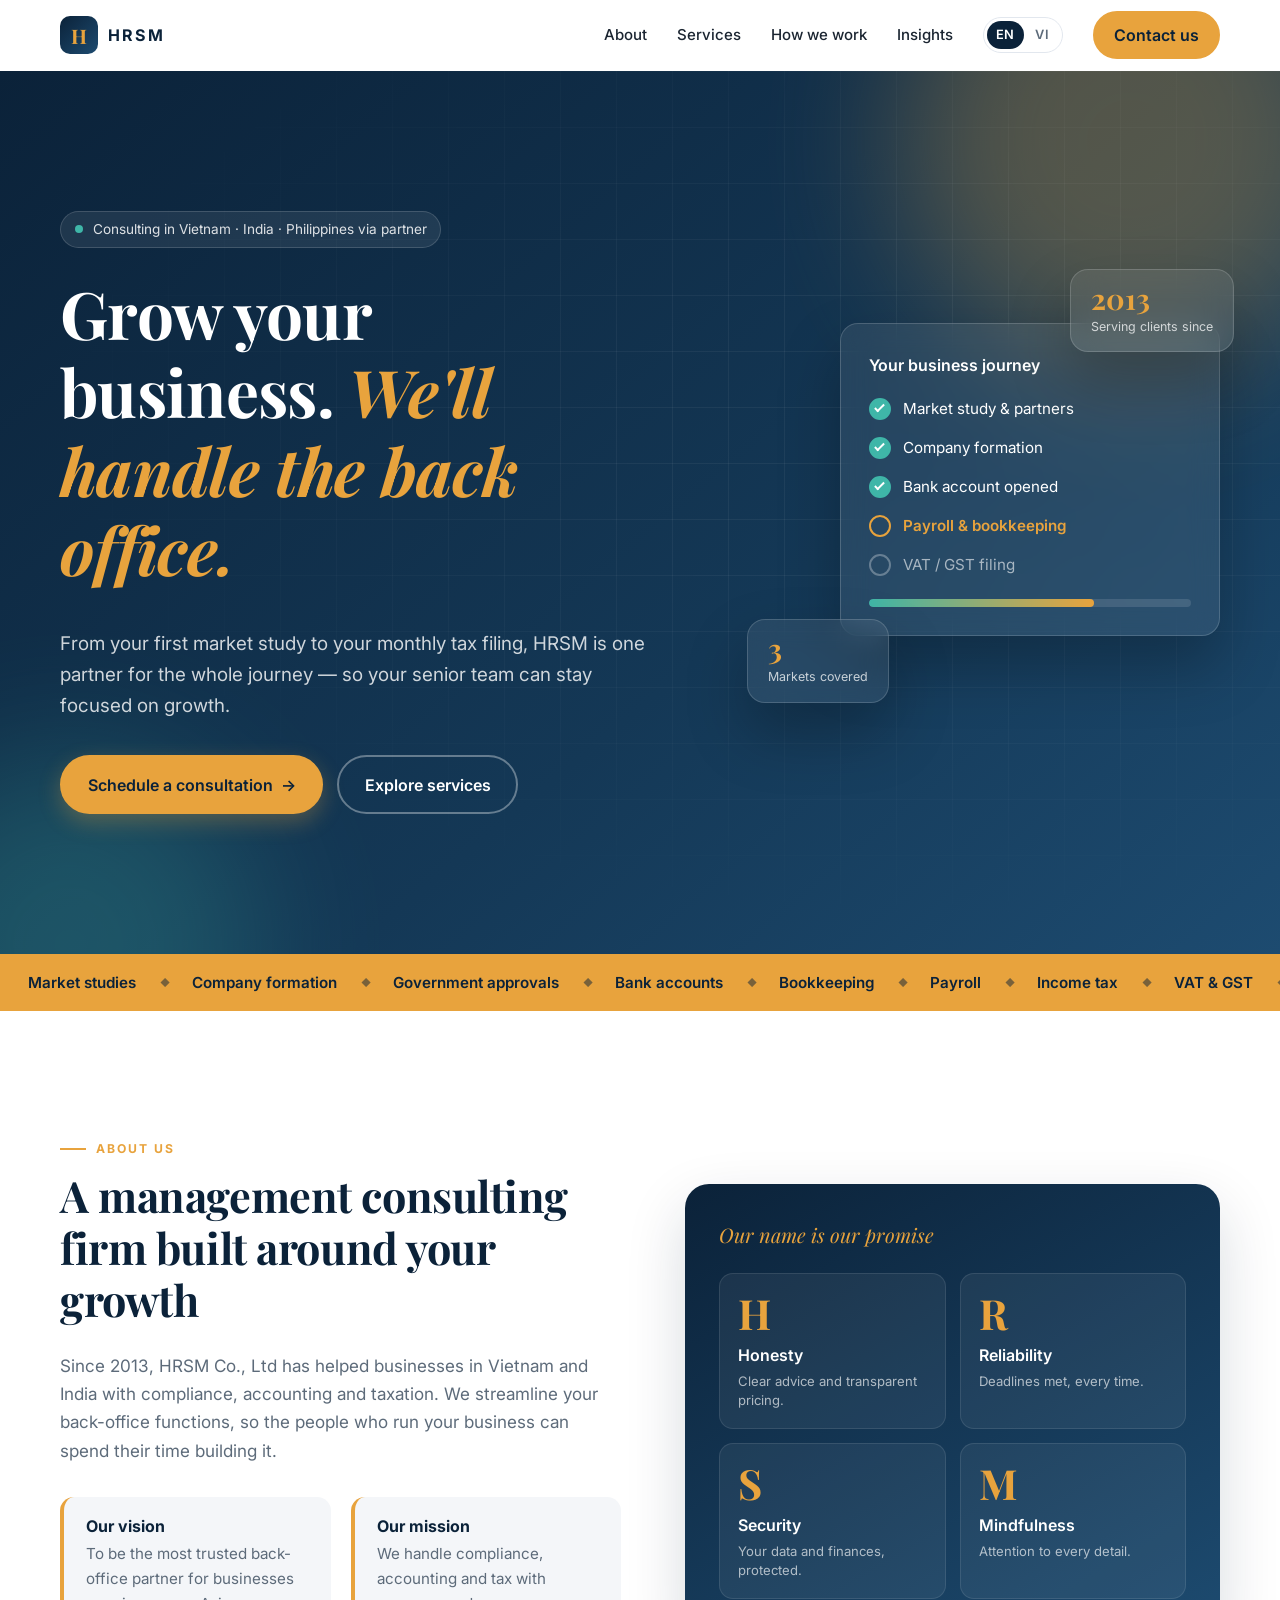
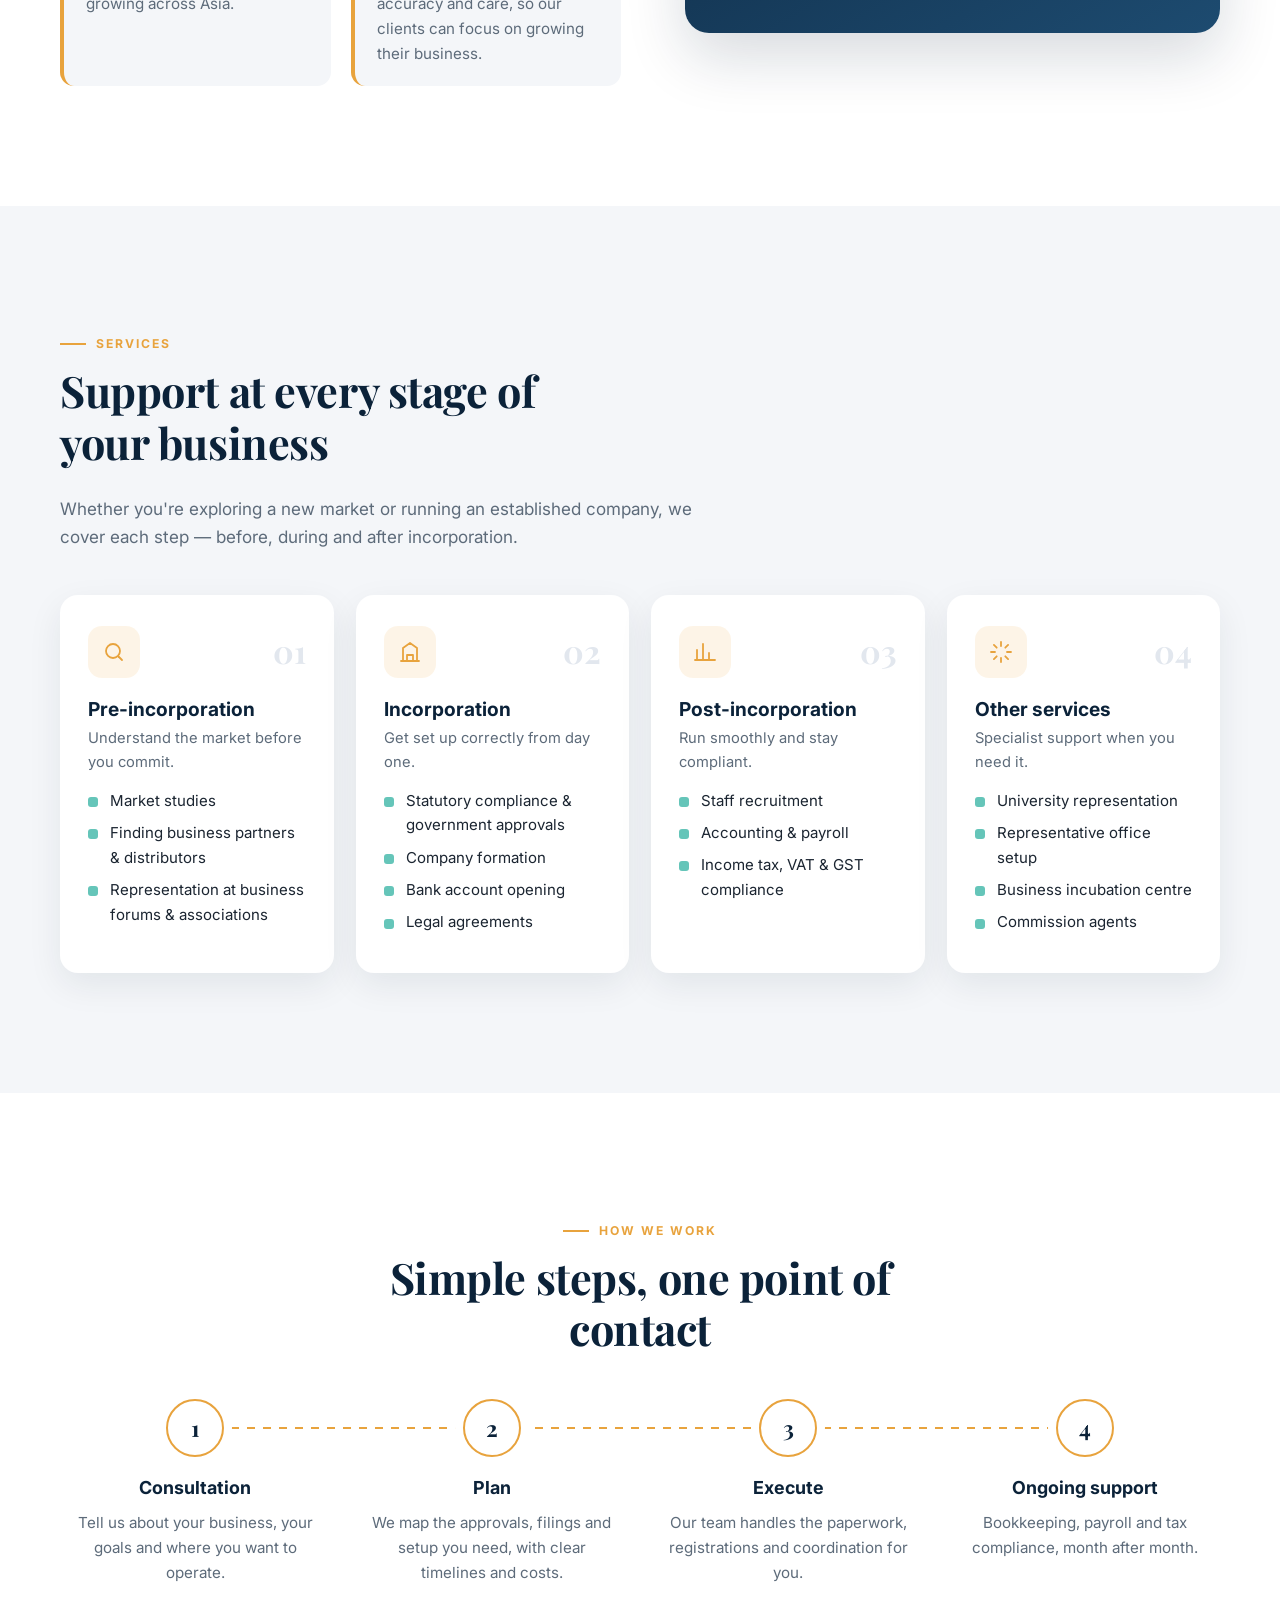
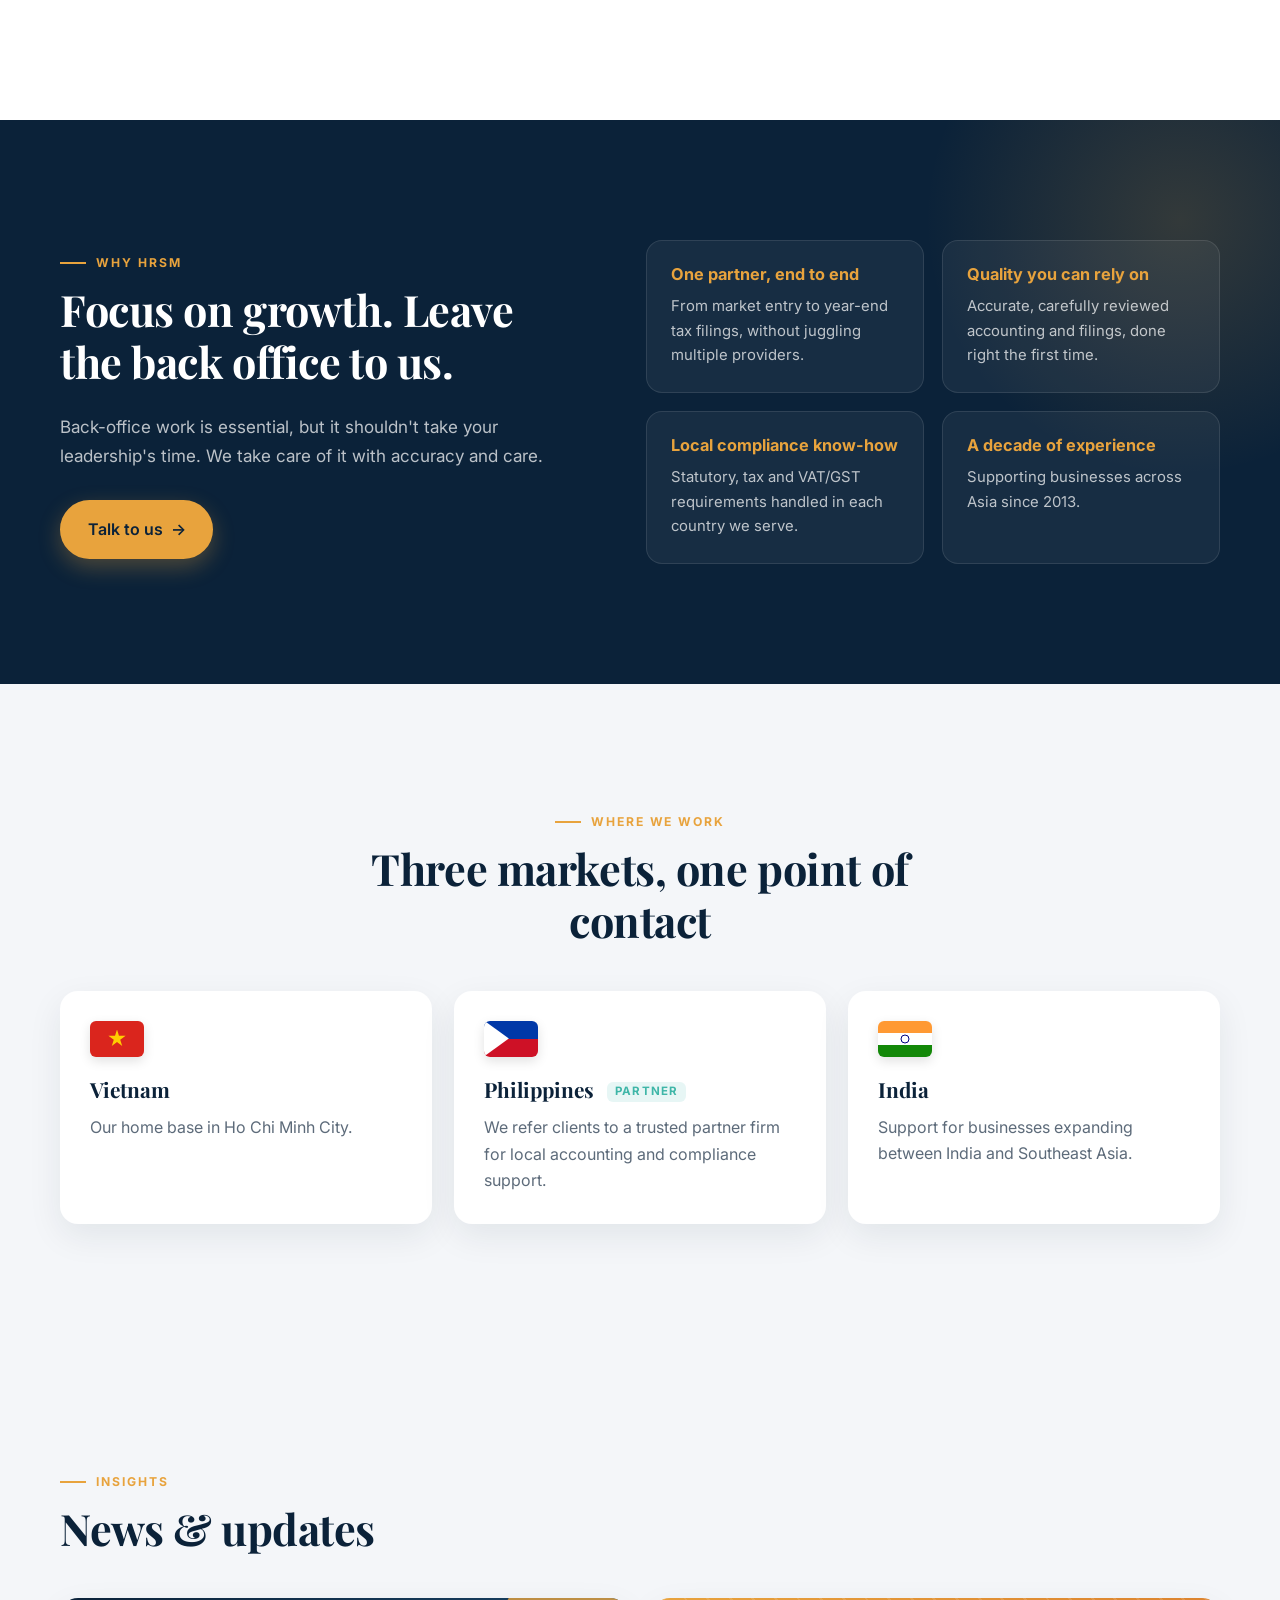
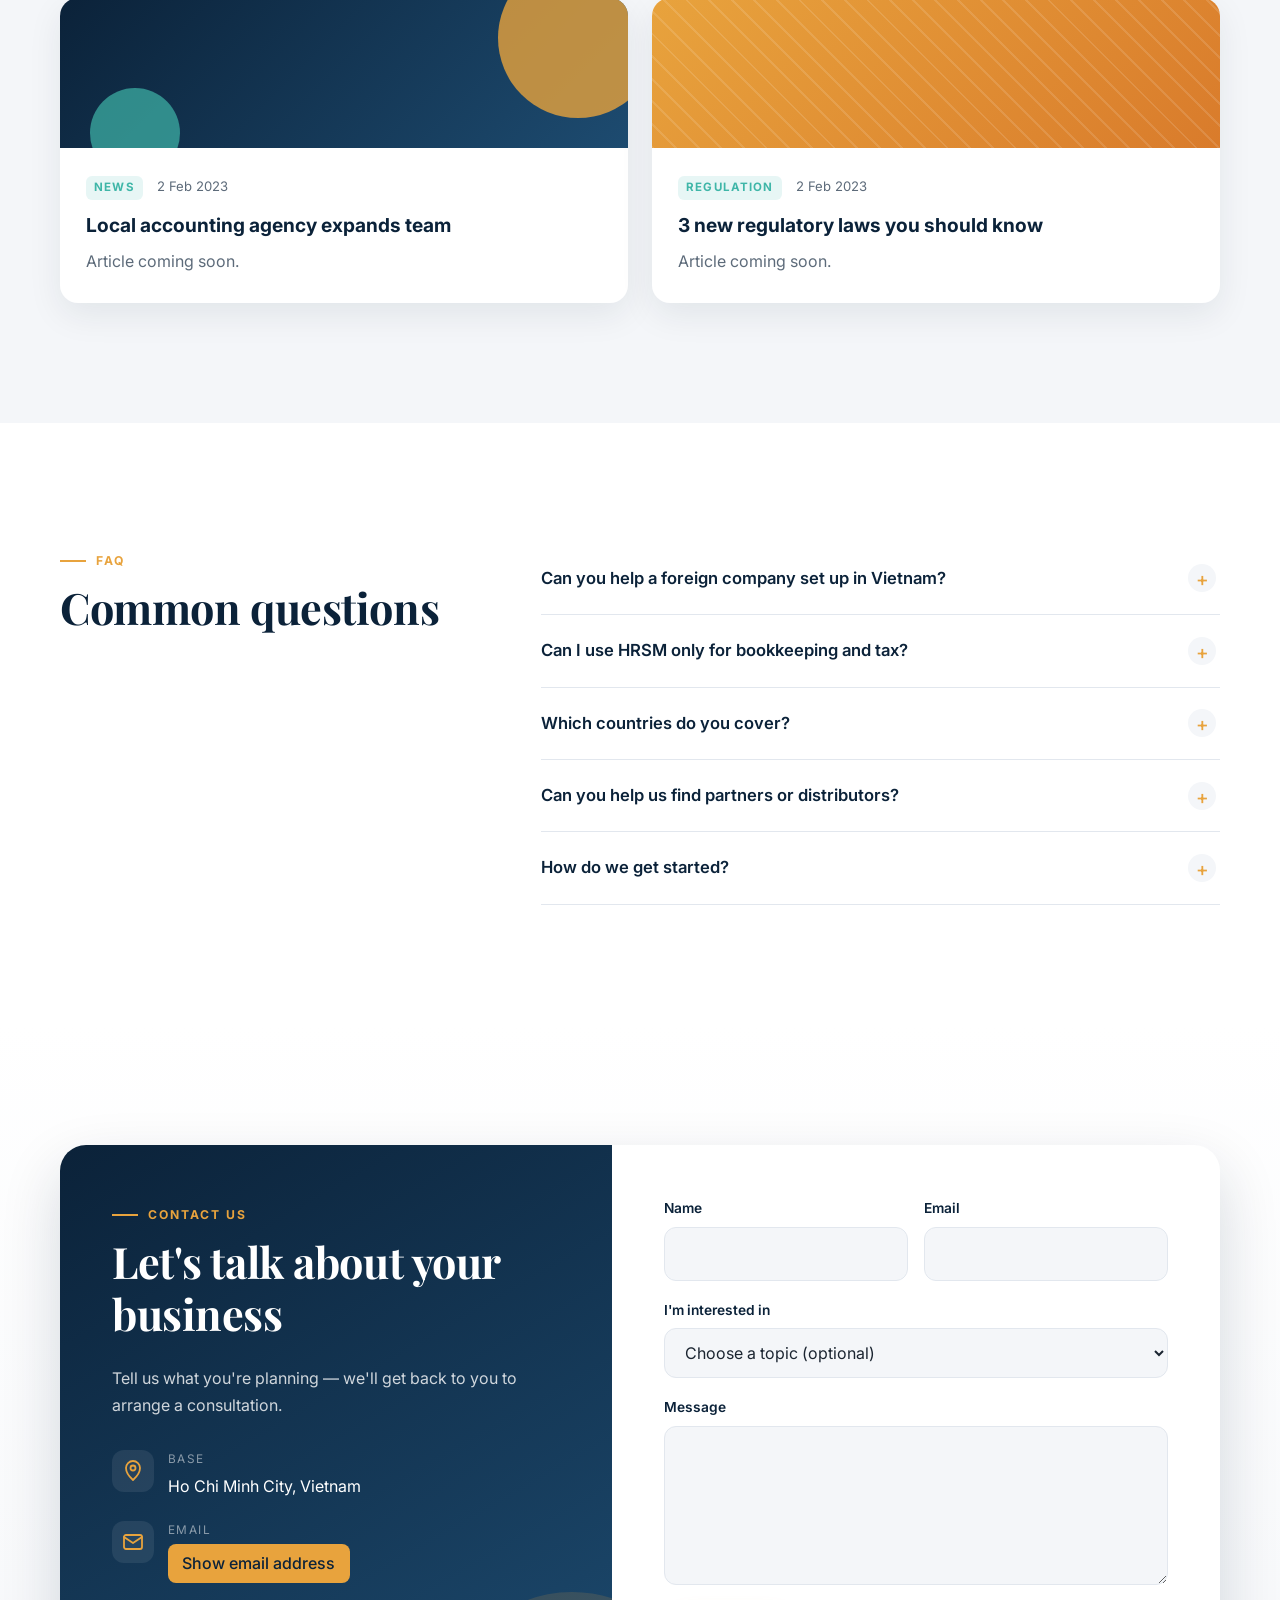
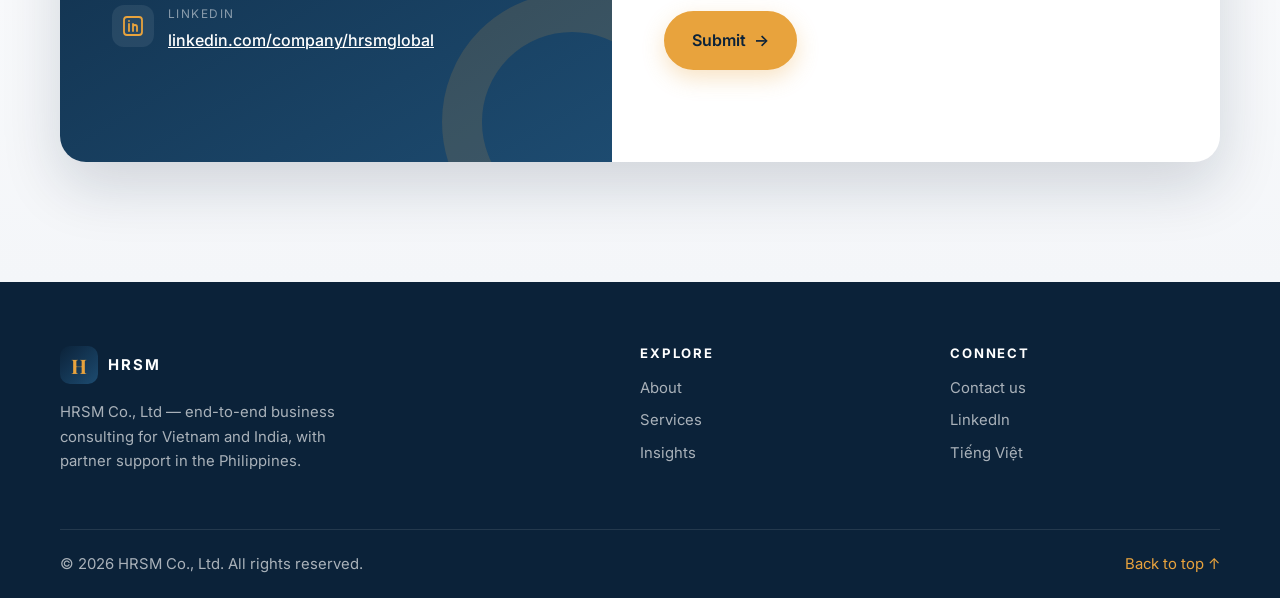
<file: index.html>
<!doctype html>
<html lang="en">
<head>
  <meta charset="utf-8">
  <meta name="viewport" content="width=device-width, initial-scale=1">
  <title>HRSM Co., Ltd | End-to-end Business Consulting</title>
  <meta name="description" content="HRSM Co., Ltd is a management consulting firm since 2013 serving clients in Vietnam and India, with partner support in the Philippines — market entry, company formation, bookkeeping, payroll and tax compliance.">
  <link rel="canonical" href="https://www.orange-outsourcing.com/">
  <link rel="alternate" hreflang="en" href="https://www.orange-outsourcing.com/">
  <link rel="alternate" hreflang="vi" href="https://www.orange-outsourcing.com/vi/">
  <link rel="alternate" hreflang="x-default" href="https://www.orange-outsourcing.com/">
  <link rel="icon" href="assets/favicon.svg" type="image/svg+xml">
  <link rel="preconnect" href="https://fonts.googleapis.com">
  <link rel="preconnect" href="https://fonts.gstatic.com" crossorigin>
  <link href="https://fonts.googleapis.com/css2?family=Inter:wght@400;500;600;700&family=Playfair+Display:ital,wght@0,600;0,700;1,600&display=swap" rel="stylesheet">
  <link rel="stylesheet" href="css/styles.css">
  <script>document.documentElement.classList.add('js');</script>
</head>
<body id="top">

<header class="site-header">
  <div class="container nav">
    <a href="#top" class="brand" aria-label="HRSM home">
      <span class="brand-mark">H</span><span class="brand-text">HRSM</span>
    </a>
    <button class="nav-toggle" aria-expanded="false" aria-controls="nav-menu" aria-label="Open menu">
      <span></span><span></span><span></span>
    </button>
    <nav id="nav-menu" class="nav-menu">
      <a href="#about">About</a>
      <a href="#services">Services</a>
      <a href="#process">How we work</a>
      <a href="#publications">Insights</a>
      <div class="lang-switch" aria-label="Language">
        <a href="./" lang="en" aria-current="page">EN</a>
        <a href="vi/" lang="vi" hreflang="vi">VI</a>
      </div>
      <a href="#contact" class="btn btn-small">Contact us</a>
    </nav>
  </div>
</header>

<main>
  <!-- HERO -->
  <section class="hero">
    <div class="hero-bg" aria-hidden="true">
      <span class="blob blob-1"></span>
      <span class="blob blob-2"></span>
      <span class="grid-lines"></span>
    </div>
    <div class="container hero-inner">
      <div class="hero-copy">
        <p class="pill"><span class="dot"></span> Consulting in Vietnam · India · Philippines via partner</p>
        <h1>Grow your business. <em>We'll handle the back office.</em></h1>
        <p class="lead">From your first market study to your monthly tax filing, HRSM is one partner for the whole journey — so your senior team can stay focused on growth.</p>
        <div class="hero-actions">
          <a href="#contact" class="btn">Schedule a consultation <span aria-hidden="true">→</span></a>
          <a href="#services" class="btn btn-ghost">Explore services</a>
        </div>
      </div>

      <div class="hero-visual" aria-hidden="true">
        <div class="glass-card main-card">
          <p class="gc-title">Your business journey</p>
          <ol class="gc-steps">
            <li class="done"><span></span>Market study &amp; partners</li>
            <li class="done"><span></span>Company formation</li>
            <li class="done"><span></span>Bank account opened</li>
            <li class="active"><span></span>Payroll &amp; bookkeeping</li>
            <li><span></span>VAT / GST filing</li>
          </ol>
          <div class="gc-bar"><span></span></div>
        </div>
        <div class="glass-card badge-card float-a">
          <strong>2013</strong><small>Serving clients since</small>
        </div>
        <div class="glass-card badge-card float-b">
          <strong>3</strong><small>Markets covered</small>
        </div>
      </div>
    </div>
  </section>

  <!-- MARQUEE -->
  <div class="marquee" aria-label="Our areas of work">
    <div class="marquee-track">
      <span>Market studies</span><span>Company formation</span><span>Government approvals</span><span>Bank accounts</span><span>Bookkeeping</span><span>Payroll</span><span>Income tax</span><span>VAT &amp; GST</span><span>Recruitment</span><span>Representative offices</span><span>Business incubation</span>
      <span aria-hidden="true">Market studies</span><span aria-hidden="true">Company formation</span><span aria-hidden="true">Government approvals</span><span aria-hidden="true">Bank accounts</span><span aria-hidden="true">Bookkeeping</span><span aria-hidden="true">Payroll</span><span aria-hidden="true">Income tax</span><span aria-hidden="true">VAT &amp; GST</span><span aria-hidden="true">Recruitment</span><span aria-hidden="true">Representative offices</span><span aria-hidden="true">Business incubation</span>
    </div>
  </div>

  <!-- ABOUT / VALUES -->
  <section id="about" class="section">
    <div class="container about-grid">
      <div class="fade">
        <p class="eyebrow">About us</p>
        <h2>A management consulting firm built around your growth</h2>
        <p class="body-lg">Since 2013, HRSM Co., Ltd has helped businesses in Vietnam and India with compliance, accounting and taxation. We streamline your back-office functions, so the people who run your business can spend their time building it.</p>
        <div class="vm">
          <div>
            <h3>Our vision</h3>
            <p>To be the most trusted back-office partner for businesses growing across Asia.</p>
          </div>
          <div>
            <h3>Our mission</h3>
            <p>We handle compliance, accounting and tax with accuracy and care, so our clients can focus on growing their business.</p>
          </div>
        </div>
      </div>

      <div class="values-wrap fade">
        <p class="values-caption">Our name is our promise</p>
        <div class="values-grid">
          <div class="value"><span class="letter">H</span><span class="word">Honesty</span><small>Clear advice and transparent pricing.</small></div>
          <div class="value"><span class="letter">R</span><span class="word">Reliability</span><small>Deadlines met, every time.</small></div>
          <div class="value"><span class="letter">S</span><span class="word">Security</span><small>Your data and finances, protected.</small></div>
          <div class="value"><span class="letter">M</span><span class="word">Mindfulness</span><small>Attention to every detail.</small></div>
        </div>
      </div>
    </div>
  </section>

  <!-- SERVICES -->
  <section id="services" class="section section-alt">
    <div class="container">
      <div class="section-head fade">
        <p class="eyebrow">Services</p>
        <h2>Support at every stage of your business</h2>
        <p class="body-lg">Whether you're exploring a new market or running an established company, we cover each step — before, during and after incorporation.</p>
      </div>
      <div class="cards">
        <article class="card fade">
          <div class="card-top">
            <span class="icon"><svg viewBox="0 0 24 24"><circle cx="11" cy="11" r="7"/><path d="m20 20-3.5-3.5"/></svg></span>
            <span class="card-num">01</span>
          </div>
          <h3>Pre-incorporation</h3>
          <p class="card-sub">Understand the market before you commit.</p>
          <ul>
            <li>Market studies</li>
            <li>Finding business partners &amp; distributors</li>
            <li>Representation at business forums &amp; associations</li>
          </ul>
        </article>
        <article class="card fade">
          <div class="card-top">
            <span class="icon"><svg viewBox="0 0 24 24"><path d="M3 21h18M5 21V8l7-5 7 5v13M9 21v-6h6v6"/></svg></span>
            <span class="card-num">02</span>
          </div>
          <h3>Incorporation</h3>
          <p class="card-sub">Get set up correctly from day one.</p>
          <ul>
            <li>Statutory compliance &amp; government approvals</li>
            <li>Company formation</li>
            <li>Bank account opening</li>
            <li>Legal agreements</li>
          </ul>
        </article>
        <article class="card fade">
          <div class="card-top">
            <span class="icon"><svg viewBox="0 0 24 24"><path d="M4 20V10M10 20V4M16 20v-7M22 20H2"/></svg></span>
            <span class="card-num">03</span>
          </div>
          <h3>Post-incorporation</h3>
          <p class="card-sub">Run smoothly and stay compliant.</p>
          <ul>
            <li>Staff recruitment</li>
            <li>Accounting &amp; payroll</li>
            <li>Income tax, VAT &amp; GST compliance</li>
          </ul>
        </article>
        <article class="card fade">
          <div class="card-top">
            <span class="icon"><svg viewBox="0 0 24 24"><path d="M12 2v4M12 18v4M4.9 4.9l2.8 2.8M16.3 16.3l2.8 2.8M2 12h4M18 12h4M4.9 19.1l2.8-2.8M16.3 7.7l2.8-2.8"/></svg></span>
            <span class="card-num">04</span>
          </div>
          <h3>Other services</h3>
          <p class="card-sub">Specialist support when you need it.</p>
          <ul>
            <li>University representation</li>
            <li>Representative office setup</li>
            <li>Business incubation centre</li>
            <li>Commission agents</li>
          </ul>
        </article>
      </div>
    </div>
  </section>

  <!-- PROCESS -->
  <section id="process" class="section">
    <div class="container">
      <div class="section-head center fade">
        <p class="eyebrow">How we work</p>
        <h2>Simple steps, one point of contact</h2>
      </div>
      <ol class="steps">
        <li class="step fade">
          <span class="step-num">1</span>
          <h3>Consultation</h3>
          <p>Tell us about your business, your goals and where you want to operate.</p>
        </li>
        <li class="step fade">
          <span class="step-num">2</span>
          <h3>Plan</h3>
          <p>We map the approvals, filings and setup you need, with clear timelines and costs.</p>
        </li>
        <li class="step fade">
          <span class="step-num">3</span>
          <h3>Execute</h3>
          <p>Our team handles the paperwork, registrations and coordination for you.</p>
        </li>
        <li class="step fade">
          <span class="step-num">4</span>
          <h3>Ongoing support</h3>
          <p>Bookkeeping, payroll and tax compliance, month after month.</p>
        </li>
      </ol>
    </div>
  </section>

  <!-- WHY US (dark) -->
  <section class="section why">
    <div class="container why-grid">
      <div class="fade">
        <p class="eyebrow">Why HRSM</p>
        <h2>Focus on growth. Leave the back office to us.</h2>
        <p class="body-lg">Back-office work is essential, but it shouldn't take your leadership's time. We take care of it with accuracy and care.</p>
        <a href="#contact" class="btn">Talk to us <span aria-hidden="true">→</span></a>
      </div>
      <div class="why-list">
        <div class="why-item fade">
          <h3>One partner, end to end</h3>
          <p>From market entry to year-end tax filings, without juggling multiple providers.</p>
        </div>
        <div class="why-item fade">
          <h3>Quality you can rely on</h3>
          <p>Accurate, carefully reviewed accounting and filings, done right the first time.</p>
        </div>
        <div class="why-item fade">
          <h3>Local compliance know-how</h3>
          <p>Statutory, tax and VAT/GST requirements handled in each country we serve.</p>
        </div>
        <div class="why-item fade">
          <h3>A decade of experience</h3>
          <p>Supporting businesses across Asia since 2013.</p>
        </div>
      </div>
    </div>
  </section>

  <!-- COUNTRIES -->
  <section class="section section-alt">
    <div class="container">
      <div class="section-head center fade">
        <p class="eyebrow">Where we work</p>
        <h2>Three markets, one point of contact</h2>
      </div>
      <div class="countries">
        <article class="country fade">
          <span class="flag flag-vn" aria-hidden="true"></span>
          <h3>Vietnam</h3>
          <p>Our home base in Ho Chi Minh City.</p>
        </article>
        <article class="country fade">
          <span class="flag flag-ph" aria-hidden="true"></span>
          <h3>Philippines <span class="tag">Partner</span></h3>
          <p>We refer clients to a trusted partner firm for local accounting and compliance support.</p>
        </article>
        <article class="country fade">
          <span class="flag flag-in" aria-hidden="true"></span>
          <h3>India</h3>
          <p>Support for businesses expanding between India and Southeast Asia.</p>
        </article>
      </div>
    </div>
  </section>


  <!-- PUBLICATIONS -->
  <section id="publications" class="section section-alt">
    <div class="container">
      <div class="section-head fade">
        <p class="eyebrow">Insights</p>
        <h2>News &amp; updates</h2>
      </div>
      <div class="posts">
        <article class="post fade">
          <div class="post-art art-1" aria-hidden="true"></div>
          <div class="post-body">
            <span class="tag">News</span>
            <time datetime="2023-02-02">2 Feb 2023</time>
            <h3>Local accounting agency expands team</h3>
            <p class="muted">Article coming soon.</p>
          </div>
        </article>
        <article class="post fade">
          <div class="post-art art-2" aria-hidden="true"></div>
          <div class="post-body">
            <span class="tag">Regulation</span>
            <time datetime="2023-02-02">2 Feb 2023</time>
            <h3>3 new regulatory laws you should know</h3>
            <p class="muted">Article coming soon.</p>
          </div>
        </article>
      </div>
    </div>
  </section>

  <!-- FAQ -->
  <section class="section">
    <div class="container faq-wrap">
      <div class="section-head fade">
        <p class="eyebrow">FAQ</p>
        <h2>Common questions</h2>
      </div>
      <div class="faq fade">
        <details>
          <summary>Can you help a foreign company set up in Vietnam?</summary>
          <p>Yes. We support the full incorporation process — statutory compliance, government approvals, company formation, bank account opening and legal agreements.</p>
        </details>
        <details>
          <summary>Can I use HRSM only for bookkeeping and tax?</summary>
          <p>Absolutely. Many clients come to us for ongoing accounting, payroll, income tax and VAT/GST compliance alone.</p>
        </details>
        <details>
          <summary>Which countries do you cover?</summary>
          <p>We work directly with clients in Vietnam and India. For the Philippines, we refer you to a trusted partner firm.</p>
        </details>
        <details>
          <summary>Can you help us find partners or distributors?</summary>
          <p>Yes. Our pre-incorporation services include market studies, finding business partners and distributors, and representation at business forums and associations.</p>
        </details>
        <details>
          <summary>How do we get started?</summary>
          <p>Send us a message using the form below. We'll arrange a consultation to understand your needs.</p>
        </details>
      </div>
    </div>
  </section>

  <!-- CONTACT -->
  <section id="contact" class="section contact">
    <div class="container">
      <div class="contact-card fade">
        <div class="contact-info">
          <p class="eyebrow">Contact us</p>
          <h2>Let's talk about your business</h2>
          <p>Tell us what you're planning — we'll get back to you to arrange a consultation.</p>
          <ul class="contact-list">
            <li>
              <span class="ci-icon" aria-hidden="true"><svg viewBox="0 0 24 24"><path d="M12 21s-7-6.2-7-12a7 7 0 0 1 14 0c0 5.8-7 12-7 12z"/><circle cx="12" cy="9" r="2.5"/></svg></span>
              <div>
                <span class="label">Base</span>
                <address>Ho Chi Minh City, Vietnam</address>
              </div>
            </li>
            <li>
              <span class="ci-icon" aria-hidden="true"><svg viewBox="0 0 24 24"><rect x="3" y="5" width="18" height="14" rx="2"/><path d="m3 7 9 6 9-6"/></svg></span>
              <div>
                <span class="label">Email</span>
                <!-- Address lives only in js/main.js (encoded) and is shown after a real click -->
                <button type="button" class="reveal" id="email-reveal">Show email address</button>
              </div>
            </li>
            <li>
              <span class="ci-icon" aria-hidden="true"><svg viewBox="0 0 24 24"><rect x="3" y="3" width="18" height="18" rx="3"/><path d="M8 10v7M8 7v.01M12 17v-4a2 2 0 0 1 4 0v4M12 10v7"/></svg></span>
              <div>
                <span class="label">LinkedIn</span>
                <a href="https://www.linkedin.com/company/hrsmglobal" target="_blank" rel="noopener">linkedin.com/company/hrsmglobal</a>
              </div>
            </li>
          </ul>
        </div>

        <form class="contact-form" id="contact-form" novalidate>
          <!-- Honeypot: hidden from people, bots fill it in and get ignored -->
          <div class="hp" aria-hidden="true">
            <label for="website">Leave this empty</label>
            <input id="website" name="website" type="text" tabindex="-1" autocomplete="off">
          </div>
          <div class="field-row">
            <div class="field">
              <label for="name">Name</label>
              <input id="name" name="name" type="text" autocomplete="name" required>
            </div>
            <div class="field">
              <label for="email">Email</label>
              <input id="email" name="email" type="email" autocomplete="email" required>
            </div>
          </div>
          <div class="field">
            <label for="subject">I'm interested in</label>
            <select id="subject" name="subject">
              <option value="">Choose a topic (optional)</option>
              <option>Market entry / pre-incorporation</option>
              <option>Company formation</option>
              <option>Accounting &amp; payroll</option>
              <option>Tax, VAT &amp; GST compliance</option>
              <option>Recruitment</option>
              <option>Other</option>
            </select>
          </div>
          <div class="field">
            <label for="message">Message</label>
            <textarea id="message" name="message" rows="5" required></textarea>
          </div>
          <button type="submit" class="btn">Submit <span aria-hidden="true">→</span></button>
          <p class="form-status" role="status" aria-live="polite"></p>
        </form>
      </div>
    </div>
  </section>
</main>

<footer class="site-footer">
  <div class="container footer-grid">
    <div>
      <a href="#top" class="brand brand-light">
        <span class="brand-mark">H</span><span class="brand-text">HRSM</span>
      </a>
      <p>HRSM Co., Ltd — end-to-end business consulting for Vietnam and India, with partner support in the Philippines.</p>
    </div>
    <div>
      <h4>Explore</h4>
      <a href="#about">About</a>
      <a href="#services">Services</a>
      <a href="#publications">Insights</a>
    </div>
    <div>
      <h4>Connect</h4>
      <a href="#contact">Contact us</a>
      <a href="https://www.linkedin.com/company/hrsmglobal" target="_blank" rel="noopener">LinkedIn</a>
      <a href="vi/" lang="vi" hreflang="vi">Tiếng Việt</a>
    </div>
  </div>
  <div class="container footer-bottom">
    <p>&copy; <span id="year">2026</span> HRSM Co., Ltd. All rights reserved.</p>
    <a href="#top">Back to top ↑</a>
  </div>
</footer>

<script src="js/main.js" defer></script>
</body>
</html>
</file>
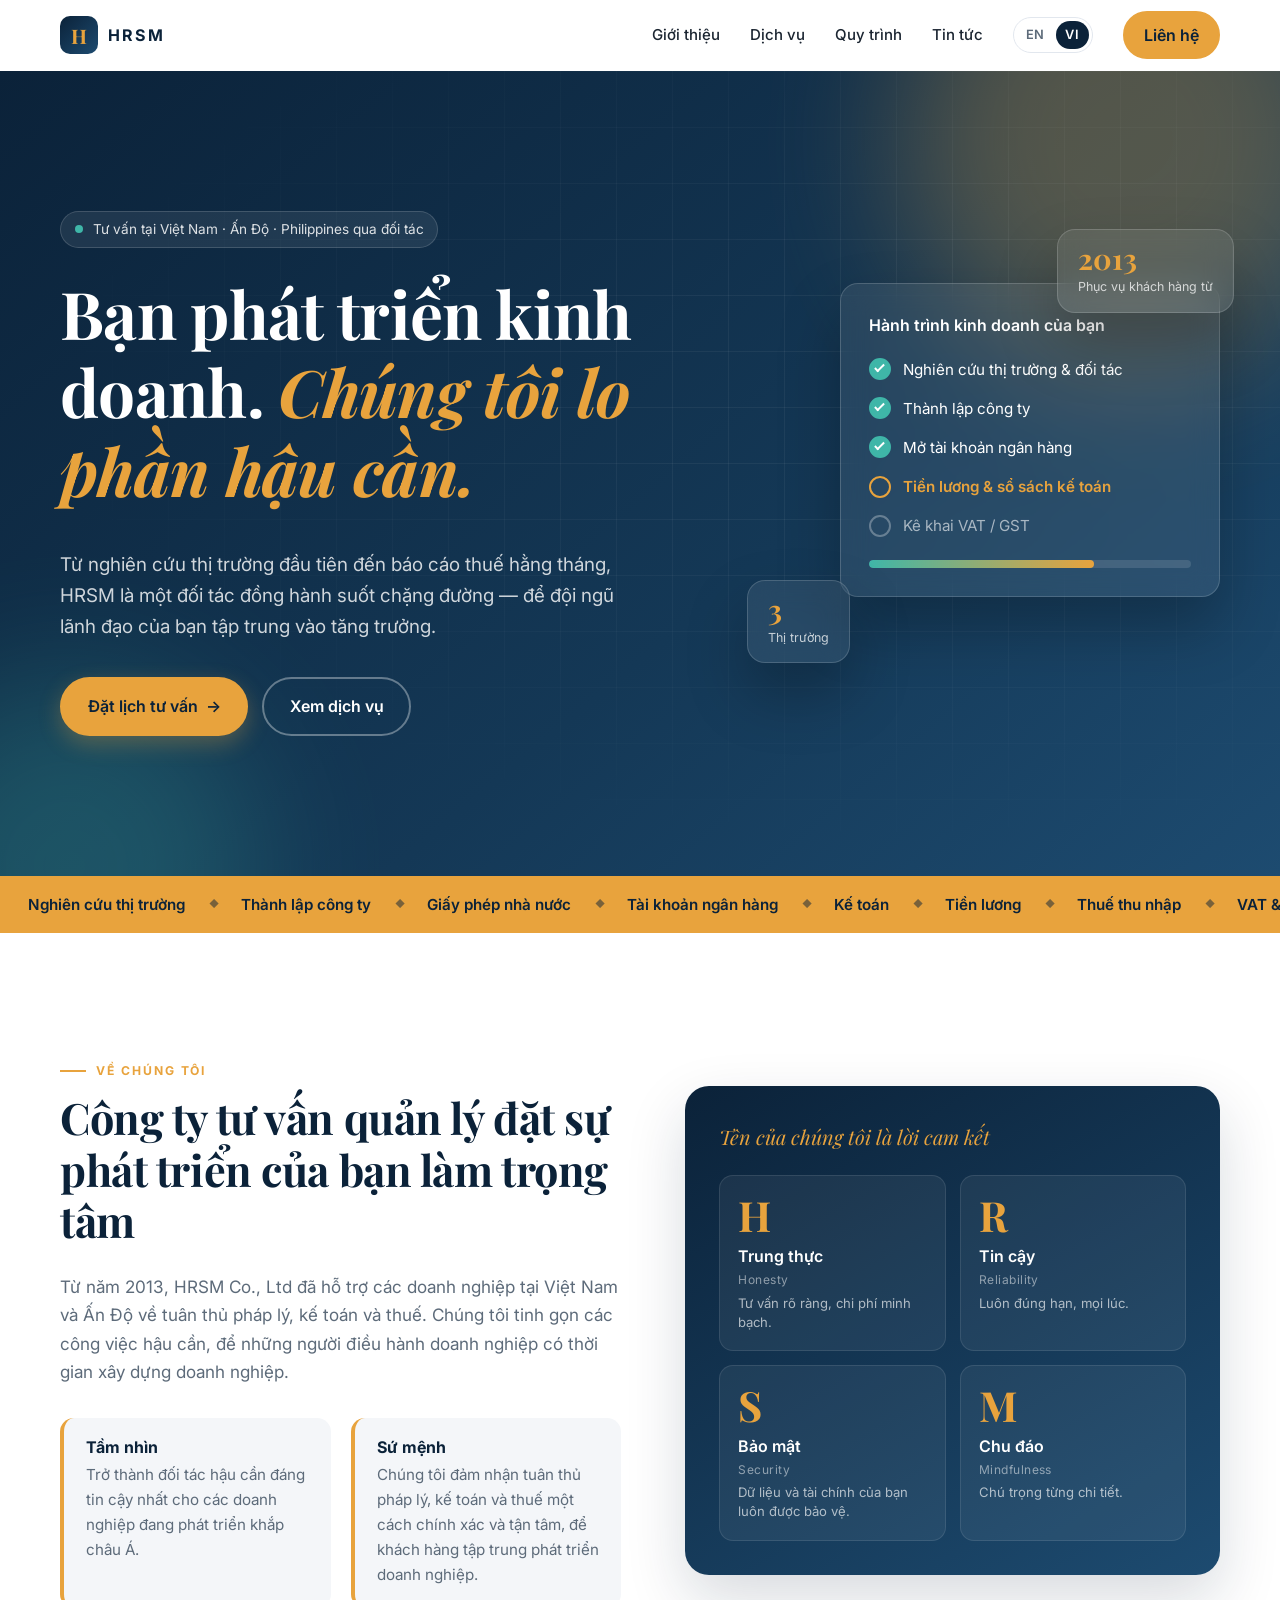
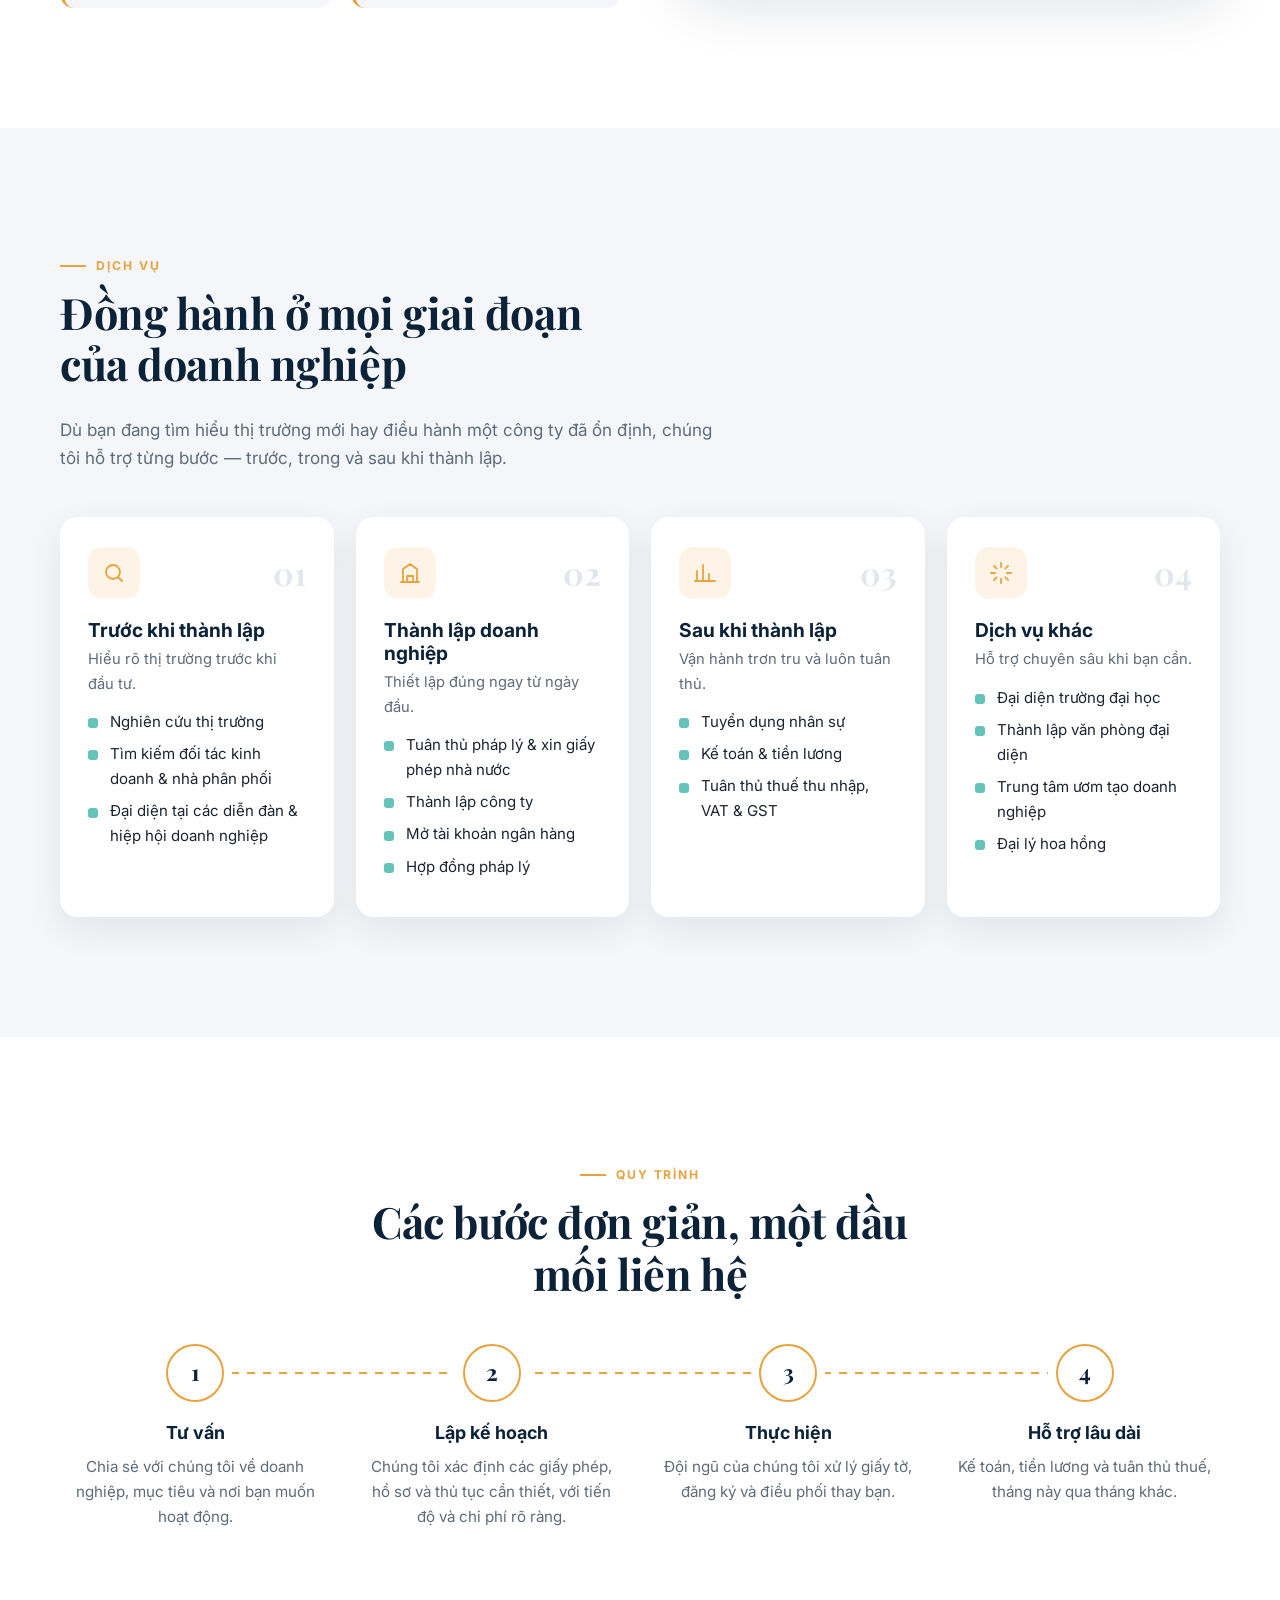
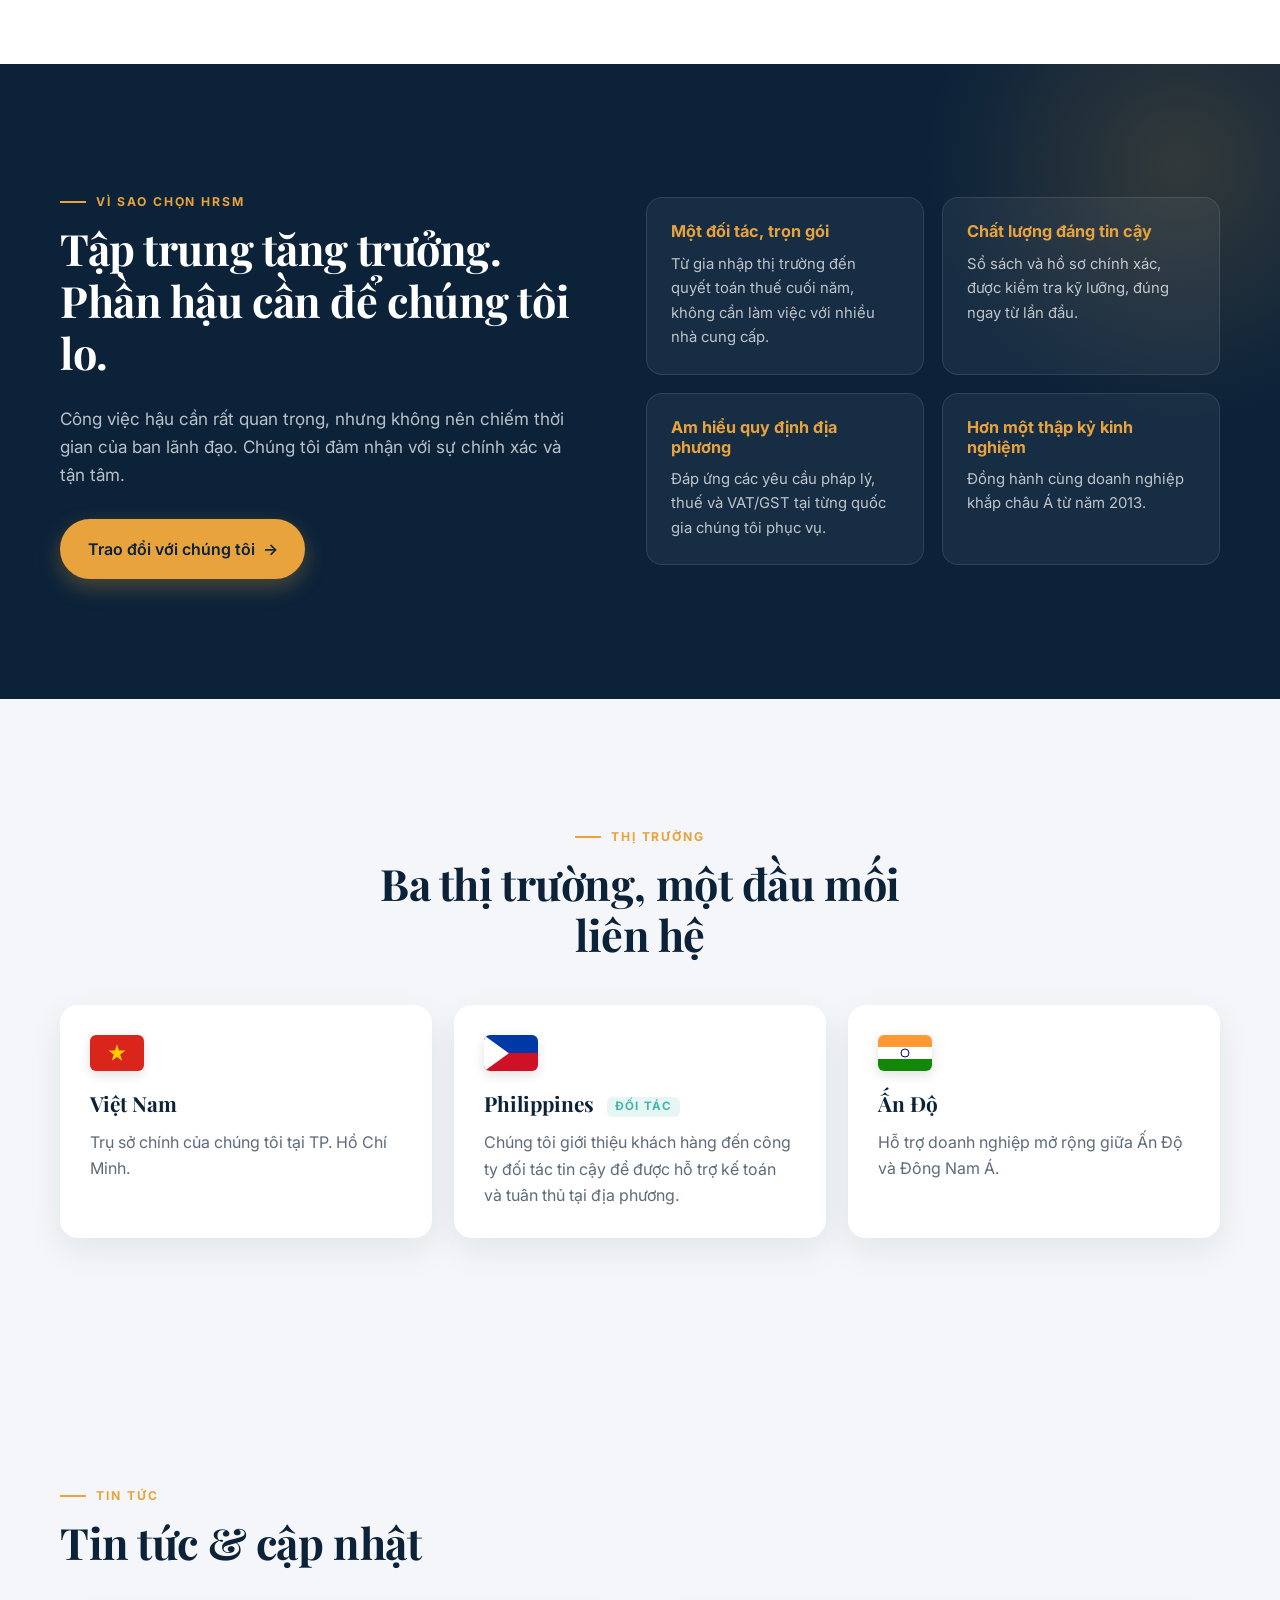
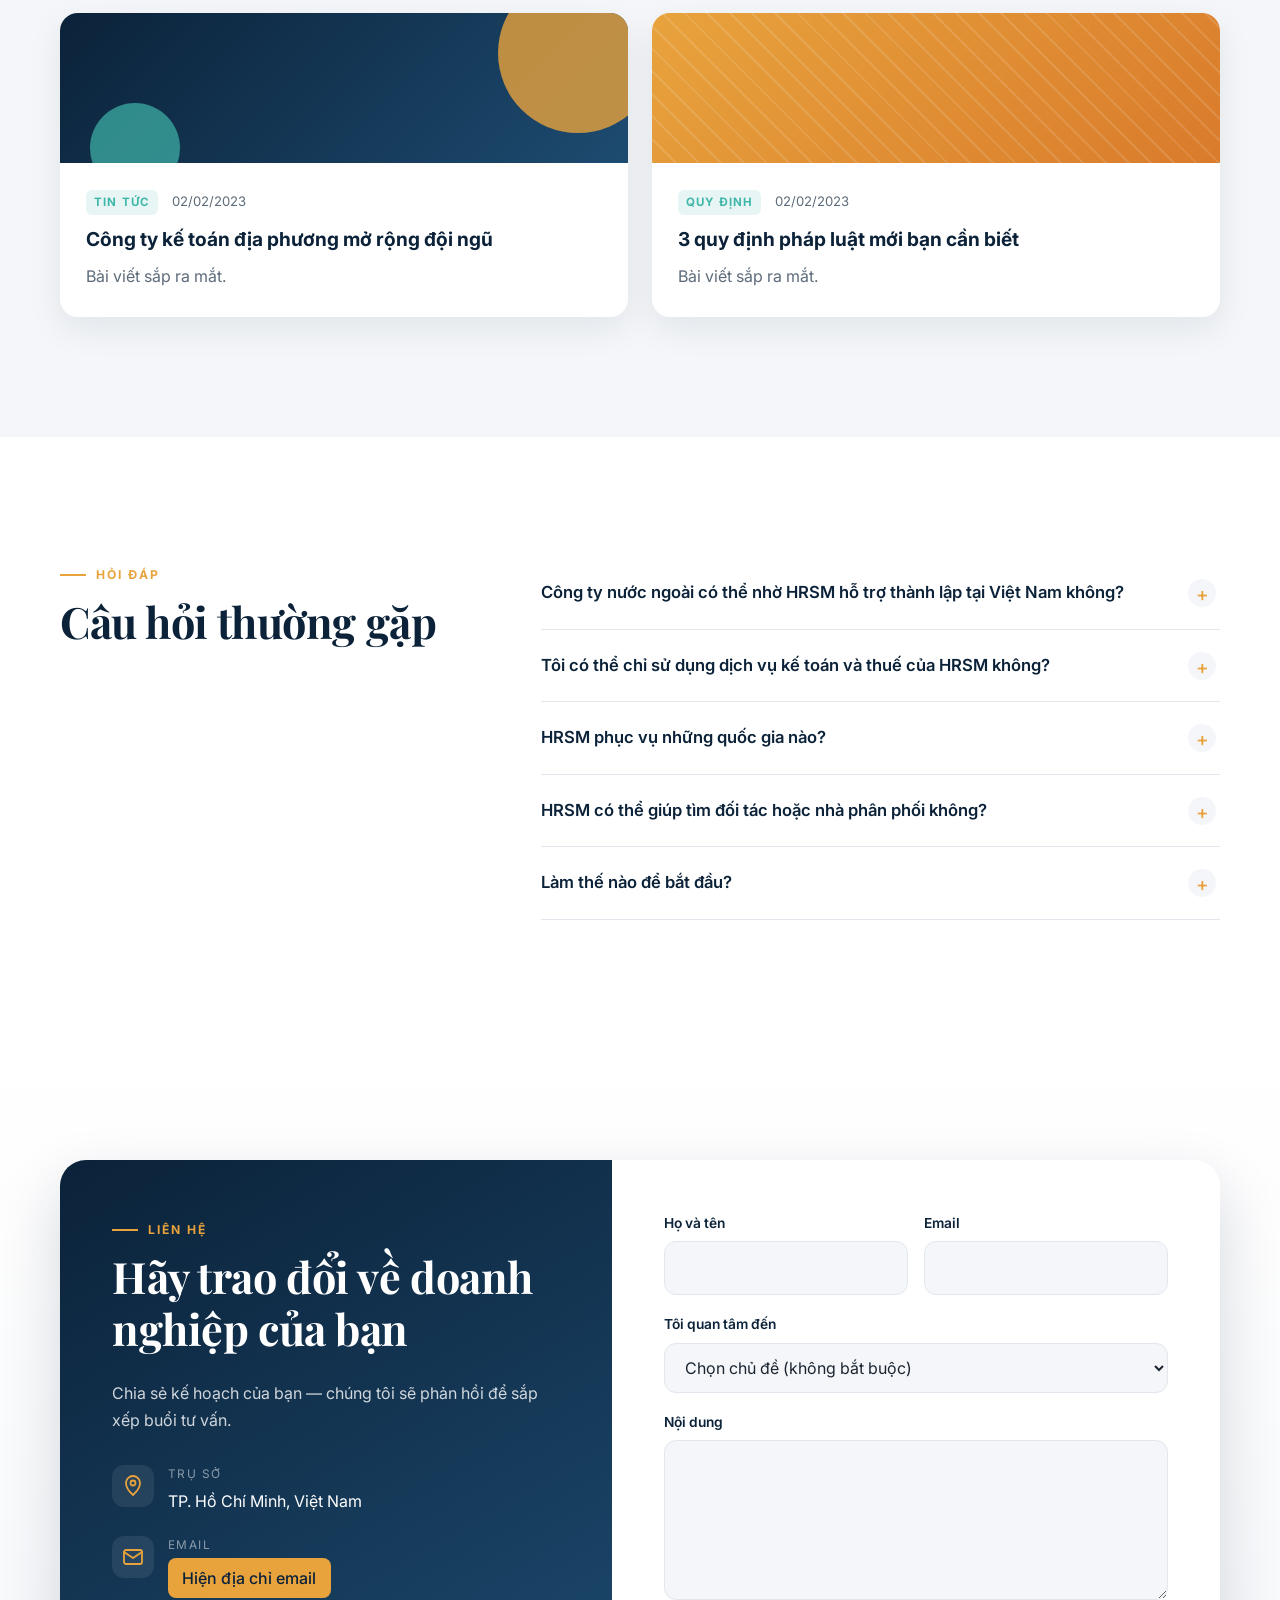
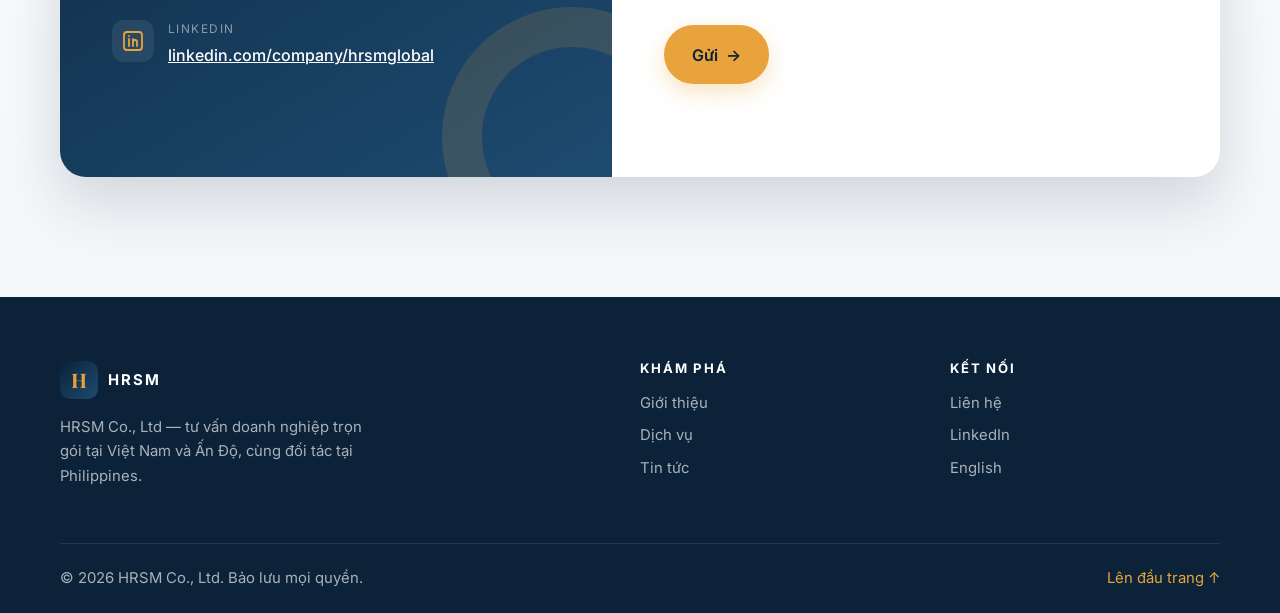
<file: vi/index.html>
<!doctype html>
<html lang="vi">
<head>
  <meta charset="utf-8">
  <meta name="viewport" content="width=device-width, initial-scale=1">
  <title>HRSM Co., Ltd | Tư vấn doanh nghiệp trọn gói</title>
  <meta name="description" content="HRSM Co., Ltd là công ty tư vấn quản lý từ năm 2013, phục vụ khách hàng tại Việt Nam và Ấn Độ, cùng đối tác tại Philippines — gia nhập thị trường, thành lập công ty, kế toán, tiền lương và tuân thủ thuế.">
  <link rel="canonical" href="https://www.orange-outsourcing.com/vi/">
  <link rel="alternate" hreflang="en" href="https://www.orange-outsourcing.com/">
  <link rel="alternate" hreflang="vi" href="https://www.orange-outsourcing.com/vi/">
  <link rel="alternate" hreflang="x-default" href="https://www.orange-outsourcing.com/">
  <link rel="icon" href="../assets/favicon.svg" type="image/svg+xml">
  <link rel="preconnect" href="https://fonts.googleapis.com">
  <link rel="preconnect" href="https://fonts.gstatic.com" crossorigin>
  <link href="https://fonts.googleapis.com/css2?family=Inter:wght@400;500;600;700&family=Playfair+Display:ital,wght@0,600;0,700;1,600&display=swap" rel="stylesheet">
  <link rel="stylesheet" href="../css/styles.css">
  <script>document.documentElement.classList.add('js');</script>
</head>
<body id="top">

<header class="site-header">
  <div class="container nav">
    <a href="#top" class="brand" aria-label="Trang chủ HRSM">
      <span class="brand-mark">H</span><span class="brand-text">HRSM</span>
    </a>
    <button class="nav-toggle" aria-expanded="false" aria-controls="nav-menu" aria-label="Mở menu">
      <span></span><span></span><span></span>
    </button>
    <nav id="nav-menu" class="nav-menu">
      <a href="#about">Giới thiệu</a>
      <a href="#services">Dịch vụ</a>
      <a href="#process">Quy trình</a>
      <a href="#publications">Tin tức</a>
      <div class="lang-switch" aria-label="Ngôn ngữ">
        <a href="../" lang="en" hreflang="en">EN</a>
        <a href="./" lang="vi" aria-current="page">VI</a>
      </div>
      <a href="#contact" class="btn btn-small">Liên hệ</a>
    </nav>
  </div>
</header>

<main>
  <!-- HERO -->
  <section class="hero">
    <div class="hero-bg" aria-hidden="true">
      <span class="blob blob-1"></span>
      <span class="blob blob-2"></span>
      <span class="grid-lines"></span>
    </div>
    <div class="container hero-inner">
      <div class="hero-copy">
        <p class="pill"><span class="dot"></span> Tư vấn tại Việt Nam · Ấn Độ · Philippines qua đối tác</p>
        <h1>Bạn phát triển kinh doanh. <em>Chúng tôi lo phần hậu cần.</em></h1>
        <p class="lead">Từ nghiên cứu thị trường đầu tiên đến báo cáo thuế hằng tháng, HRSM là một đối tác đồng hành suốt chặng đường — để đội ngũ lãnh đạo của bạn tập trung vào tăng trưởng.</p>
        <div class="hero-actions">
          <a href="#contact" class="btn">Đặt lịch tư vấn <span aria-hidden="true">→</span></a>
          <a href="#services" class="btn btn-ghost">Xem dịch vụ</a>
        </div>
      </div>

      <div class="hero-visual" aria-hidden="true">
        <div class="glass-card main-card">
          <p class="gc-title">Hành trình kinh doanh của bạn</p>
          <ol class="gc-steps">
            <li class="done"><span></span>Nghiên cứu thị trường &amp; đối tác</li>
            <li class="done"><span></span>Thành lập công ty</li>
            <li class="done"><span></span>Mở tài khoản ngân hàng</li>
            <li class="active"><span></span>Tiền lương &amp; sổ sách kế toán</li>
            <li><span></span>Kê khai VAT / GST</li>
          </ol>
          <div class="gc-bar"><span></span></div>
        </div>
        <div class="glass-card badge-card float-a">
          <strong>2013</strong><small>Phục vụ khách hàng từ</small>
        </div>
        <div class="glass-card badge-card float-b">
          <strong>3</strong><small>Thị trường</small>
        </div>
      </div>
    </div>
  </section>

  <!-- MARQUEE -->
  <div class="marquee" aria-label="Lĩnh vực hoạt động">
    <div class="marquee-track">
      <span>Nghiên cứu thị trường</span><span>Thành lập công ty</span><span>Giấy phép nhà nước</span><span>Tài khoản ngân hàng</span><span>Kế toán</span><span>Tiền lương</span><span>Thuế thu nhập</span><span>VAT &amp; GST</span><span>Tuyển dụng</span><span>Văn phòng đại diện</span><span>Ươm tạo doanh nghiệp</span>
      <span aria-hidden="true">Nghiên cứu thị trường</span><span aria-hidden="true">Thành lập công ty</span><span aria-hidden="true">Giấy phép nhà nước</span><span aria-hidden="true">Tài khoản ngân hàng</span><span aria-hidden="true">Kế toán</span><span aria-hidden="true">Tiền lương</span><span aria-hidden="true">Thuế thu nhập</span><span aria-hidden="true">VAT &amp; GST</span><span aria-hidden="true">Tuyển dụng</span><span aria-hidden="true">Văn phòng đại diện</span><span aria-hidden="true">Ươm tạo doanh nghiệp</span>
    </div>
  </div>

  <!-- ABOUT / VALUES -->
  <section id="about" class="section">
    <div class="container about-grid">
      <div class="fade">
        <p class="eyebrow">Về chúng tôi</p>
        <h2>Công ty tư vấn quản lý đặt sự phát triển của bạn làm trọng tâm</h2>
        <p class="body-lg">Từ năm 2013, HRSM Co., Ltd đã hỗ trợ các doanh nghiệp tại Việt Nam và Ấn Độ về tuân thủ pháp lý, kế toán và thuế. Chúng tôi tinh gọn các công việc hậu cần, để những người điều hành doanh nghiệp có thời gian xây dựng doanh nghiệp.</p>
        <div class="vm">
          <div>
            <h3>Tầm nhìn</h3>
            <p>Trở thành đối tác hậu cần đáng tin cậy nhất cho các doanh nghiệp đang phát triển khắp châu Á.</p>
          </div>
          <div>
            <h3>Sứ mệnh</h3>
            <p>Chúng tôi đảm nhận tuân thủ pháp lý, kế toán và thuế một cách chính xác và tận tâm, để khách hàng tập trung phát triển doanh nghiệp.</p>
          </div>
        </div>
      </div>

      <div class="values-wrap fade">
        <p class="values-caption">Tên của chúng tôi là lời cam kết</p>
        <div class="values-grid">
          <div class="value"><span class="letter">H</span><span class="word">Trung thực <span class="en">Honesty</span></span><small>Tư vấn rõ ràng, chi phí minh bạch.</small></div>
          <div class="value"><span class="letter">R</span><span class="word">Tin cậy <span class="en">Reliability</span></span><small>Luôn đúng hạn, mọi lúc.</small></div>
          <div class="value"><span class="letter">S</span><span class="word">Bảo mật <span class="en">Security</span></span><small>Dữ liệu và tài chính của bạn luôn được bảo vệ.</small></div>
          <div class="value"><span class="letter">M</span><span class="word">Chu đáo <span class="en">Mindfulness</span></span><small>Chú trọng từng chi tiết.</small></div>
        </div>
      </div>
    </div>
  </section>

  <!-- SERVICES -->
  <section id="services" class="section section-alt">
    <div class="container">
      <div class="section-head fade">
        <p class="eyebrow">Dịch vụ</p>
        <h2>Đồng hành ở mọi giai đoạn của doanh nghiệp</h2>
        <p class="body-lg">Dù bạn đang tìm hiểu thị trường mới hay điều hành một công ty đã ổn định, chúng tôi hỗ trợ từng bước — trước, trong và sau khi thành lập.</p>
      </div>
      <div class="cards">
        <article class="card fade">
          <div class="card-top">
            <span class="icon"><svg viewBox="0 0 24 24"><circle cx="11" cy="11" r="7"/><path d="m20 20-3.5-3.5"/></svg></span>
            <span class="card-num">01</span>
          </div>
          <h3>Trước khi thành lập</h3>
          <p class="card-sub">Hiểu rõ thị trường trước khi đầu tư.</p>
          <ul>
            <li>Nghiên cứu thị trường</li>
            <li>Tìm kiếm đối tác kinh doanh &amp; nhà phân phối</li>
            <li>Đại diện tại các diễn đàn &amp; hiệp hội doanh nghiệp</li>
          </ul>
        </article>
        <article class="card fade">
          <div class="card-top">
            <span class="icon"><svg viewBox="0 0 24 24"><path d="M3 21h18M5 21V8l7-5 7 5v13M9 21v-6h6v6"/></svg></span>
            <span class="card-num">02</span>
          </div>
          <h3>Thành lập doanh nghiệp</h3>
          <p class="card-sub">Thiết lập đúng ngay từ ngày đầu.</p>
          <ul>
            <li>Tuân thủ pháp lý &amp; xin giấy phép nhà nước</li>
            <li>Thành lập công ty</li>
            <li>Mở tài khoản ngân hàng</li>
            <li>Hợp đồng pháp lý</li>
          </ul>
        </article>
        <article class="card fade">
          <div class="card-top">
            <span class="icon"><svg viewBox="0 0 24 24"><path d="M4 20V10M10 20V4M16 20v-7M22 20H2"/></svg></span>
            <span class="card-num">03</span>
          </div>
          <h3>Sau khi thành lập</h3>
          <p class="card-sub">Vận hành trơn tru và luôn tuân thủ.</p>
          <ul>
            <li>Tuyển dụng nhân sự</li>
            <li>Kế toán &amp; tiền lương</li>
            <li>Tuân thủ thuế thu nhập, VAT &amp; GST</li>
          </ul>
        </article>
        <article class="card fade">
          <div class="card-top">
            <span class="icon"><svg viewBox="0 0 24 24"><path d="M12 2v4M12 18v4M4.9 4.9l2.8 2.8M16.3 16.3l2.8 2.8M2 12h4M18 12h4M4.9 19.1l2.8-2.8M16.3 7.7l2.8-2.8"/></svg></span>
            <span class="card-num">04</span>
          </div>
          <h3>Dịch vụ khác</h3>
          <p class="card-sub">Hỗ trợ chuyên sâu khi bạn cần.</p>
          <ul>
            <li>Đại diện trường đại học</li>
            <li>Thành lập văn phòng đại diện</li>
            <li>Trung tâm ươm tạo doanh nghiệp</li>
            <li>Đại lý hoa hồng</li>
          </ul>
        </article>
      </div>
    </div>
  </section>

  <!-- PROCESS -->
  <section id="process" class="section">
    <div class="container">
      <div class="section-head center fade">
        <p class="eyebrow">Quy trình</p>
        <h2>Các bước đơn giản, một đầu mối liên hệ</h2>
      </div>
      <ol class="steps">
        <li class="step fade">
          <span class="step-num">1</span>
          <h3>Tư vấn</h3>
          <p>Chia sẻ với chúng tôi về doanh nghiệp, mục tiêu và nơi bạn muốn hoạt động.</p>
        </li>
        <li class="step fade">
          <span class="step-num">2</span>
          <h3>Lập kế hoạch</h3>
          <p>Chúng tôi xác định các giấy phép, hồ sơ và thủ tục cần thiết, với tiến độ và chi phí rõ ràng.</p>
        </li>
        <li class="step fade">
          <span class="step-num">3</span>
          <h3>Thực hiện</h3>
          <p>Đội ngũ của chúng tôi xử lý giấy tờ, đăng ký và điều phối thay bạn.</p>
        </li>
        <li class="step fade">
          <span class="step-num">4</span>
          <h3>Hỗ trợ lâu dài</h3>
          <p>Kế toán, tiền lương và tuân thủ thuế, tháng này qua tháng khác.</p>
        </li>
      </ol>
    </div>
  </section>

  <!-- WHY US (dark) -->
  <section class="section why">
    <div class="container why-grid">
      <div class="fade">
        <p class="eyebrow">Vì sao chọn HRSM</p>
        <h2>Tập trung tăng trưởng. Phần hậu cần để chúng tôi lo.</h2>
        <p class="body-lg">Công việc hậu cần rất quan trọng, nhưng không nên chiếm thời gian của ban lãnh đạo. Chúng tôi đảm nhận với sự chính xác và tận tâm.</p>
        <a href="#contact" class="btn">Trao đổi với chúng tôi <span aria-hidden="true">→</span></a>
      </div>
      <div class="why-list">
        <div class="why-item fade">
          <h3>Một đối tác, trọn gói</h3>
          <p>Từ gia nhập thị trường đến quyết toán thuế cuối năm, không cần làm việc với nhiều nhà cung cấp.</p>
        </div>
        <div class="why-item fade">
          <h3>Chất lượng đáng tin cậy</h3>
          <p>Sổ sách và hồ sơ chính xác, được kiểm tra kỹ lưỡng, đúng ngay từ lần đầu.</p>
        </div>
        <div class="why-item fade">
          <h3>Am hiểu quy định địa phương</h3>
          <p>Đáp ứng các yêu cầu pháp lý, thuế và VAT/GST tại từng quốc gia chúng tôi phục vụ.</p>
        </div>
        <div class="why-item fade">
          <h3>Hơn một thập kỷ kinh nghiệm</h3>
          <p>Đồng hành cùng doanh nghiệp khắp châu Á từ năm 2013.</p>
        </div>
      </div>
    </div>
  </section>

  <!-- COUNTRIES -->
  <section class="section section-alt">
    <div class="container">
      <div class="section-head center fade">
        <p class="eyebrow">Thị trường</p>
        <h2>Ba thị trường, một đầu mối liên hệ</h2>
      </div>
      <div class="countries">
        <article class="country fade">
          <span class="flag flag-vn" aria-hidden="true"></span>
          <h3>Việt Nam</h3>
          <p>Trụ sở chính của chúng tôi tại TP. Hồ Chí Minh.</p>
        </article>
        <article class="country fade">
          <span class="flag flag-ph" aria-hidden="true"></span>
          <h3>Philippines <span class="tag">Đối tác</span></h3>
          <p>Chúng tôi giới thiệu khách hàng đến công ty đối tác tin cậy để được hỗ trợ kế toán và tuân thủ tại địa phương.</p>
        </article>
        <article class="country fade">
          <span class="flag flag-in" aria-hidden="true"></span>
          <h3>Ấn Độ</h3>
          <p>Hỗ trợ doanh nghiệp mở rộng giữa Ấn Độ và Đông Nam Á.</p>
        </article>
      </div>
    </div>
  </section>


  <!-- PUBLICATIONS -->
  <section id="publications" class="section section-alt">
    <div class="container">
      <div class="section-head fade">
        <p class="eyebrow">Tin tức</p>
        <h2>Tin tức &amp; cập nhật</h2>
      </div>
      <div class="posts">
        <article class="post fade">
          <div class="post-art art-1" aria-hidden="true"></div>
          <div class="post-body">
            <span class="tag">Tin tức</span>
            <time datetime="2023-02-02">02/02/2023</time>
            <h3>Công ty kế toán địa phương mở rộng đội ngũ</h3>
            <p class="muted">Bài viết sắp ra mắt.</p>
          </div>
        </article>
        <article class="post fade">
          <div class="post-art art-2" aria-hidden="true"></div>
          <div class="post-body">
            <span class="tag">Quy định</span>
            <time datetime="2023-02-02">02/02/2023</time>
            <h3>3 quy định pháp luật mới bạn cần biết</h3>
            <p class="muted">Bài viết sắp ra mắt.</p>
          </div>
        </article>
      </div>
    </div>
  </section>

  <!-- FAQ -->
  <section class="section">
    <div class="container faq-wrap">
      <div class="section-head fade">
        <p class="eyebrow">Hỏi đáp</p>
        <h2>Câu hỏi thường gặp</h2>
      </div>
      <div class="faq fade">
        <details>
          <summary>Công ty nước ngoài có thể nhờ HRSM hỗ trợ thành lập tại Việt Nam không?</summary>
          <p>Có. Chúng tôi hỗ trợ toàn bộ quy trình thành lập — tuân thủ pháp lý, xin giấy phép nhà nước, thành lập công ty, mở tài khoản ngân hàng và soạn hợp đồng pháp lý.</p>
        </details>
        <details>
          <summary>Tôi có thể chỉ sử dụng dịch vụ kế toán và thuế của HRSM không?</summary>
          <p>Hoàn toàn được. Nhiều khách hàng chỉ sử dụng dịch vụ kế toán, tiền lương, thuế thu nhập và tuân thủ VAT/GST định kỳ.</p>
        </details>
        <details>
          <summary>HRSM phục vụ những quốc gia nào?</summary>
          <p>Chúng tôi làm việc trực tiếp với khách hàng tại Việt Nam và Ấn Độ. Tại Philippines, chúng tôi giới thiệu bạn đến công ty đối tác tin cậy.</p>
        </details>
        <details>
          <summary>HRSM có thể giúp tìm đối tác hoặc nhà phân phối không?</summary>
          <p>Có. Dịch vụ trước khi thành lập bao gồm nghiên cứu thị trường, tìm kiếm đối tác kinh doanh và nhà phân phối, và đại diện tại các diễn đàn, hiệp hội doanh nghiệp.</p>
        </details>
        <details>
          <summary>Làm thế nào để bắt đầu?</summary>
          <p>Hãy gửi tin nhắn cho chúng tôi qua biểu mẫu bên dưới. Chúng tôi sẽ sắp xếp buổi tư vấn để hiểu rõ nhu cầu của bạn.</p>
        </details>
      </div>
    </div>
  </section>

  <!-- CONTACT -->
  <section id="contact" class="section contact">
    <div class="container">
      <div class="contact-card fade">
        <div class="contact-info">
          <p class="eyebrow">Liên hệ</p>
          <h2>Hãy trao đổi về doanh nghiệp của bạn</h2>
          <p>Chia sẻ kế hoạch của bạn — chúng tôi sẽ phản hồi để sắp xếp buổi tư vấn.</p>
          <ul class="contact-list">
            <li>
              <span class="ci-icon" aria-hidden="true"><svg viewBox="0 0 24 24"><path d="M12 21s-7-6.2-7-12a7 7 0 0 1 14 0c0 5.8-7 12-7 12z"/><circle cx="12" cy="9" r="2.5"/></svg></span>
              <div>
                <span class="label">Trụ sở</span>
                <address>TP. Hồ Chí Minh, Việt Nam</address>
              </div>
            </li>
            <li>
              <span class="ci-icon" aria-hidden="true"><svg viewBox="0 0 24 24"><rect x="3" y="5" width="18" height="14" rx="2"/><path d="m3 7 9 6 9-6"/></svg></span>
              <div>
                <span class="label">Email</span>
                <!-- Address lives only in js/main.js (encoded) and is shown after a real click -->
                <button type="button" class="reveal" id="email-reveal">Hiện địa chỉ email</button>
              </div>
            </li>
            <li>
              <span class="ci-icon" aria-hidden="true"><svg viewBox="0 0 24 24"><rect x="3" y="3" width="18" height="18" rx="3"/><path d="M8 10v7M8 7v.01M12 17v-4a2 2 0 0 1 4 0v4M12 10v7"/></svg></span>
              <div>
                <span class="label">LinkedIn</span>
                <a href="https://www.linkedin.com/company/hrsmglobal" target="_blank" rel="noopener">linkedin.com/company/hrsmglobal</a>
              </div>
            </li>
          </ul>
        </div>

        <form class="contact-form" id="contact-form" novalidate>
          <!-- Honeypot: hidden from people, bots fill it in and get ignored -->
          <div class="hp" aria-hidden="true">
            <label for="website">Để trống ô này</label>
            <input id="website" name="website" type="text" tabindex="-1" autocomplete="off">
          </div>
          <div class="field-row">
            <div class="field">
              <label for="name">Họ và tên</label>
              <input id="name" name="name" type="text" autocomplete="name" required>
            </div>
            <div class="field">
              <label for="email">Email</label>
              <input id="email" name="email" type="email" autocomplete="email" required>
            </div>
          </div>
          <div class="field">
            <label for="subject">Tôi quan tâm đến</label>
            <select id="subject" name="subject">
              <option value="">Chọn chủ đề (không bắt buộc)</option>
              <option>Gia nhập thị trường / trước khi thành lập</option>
              <option>Thành lập công ty</option>
              <option>Kế toán &amp; tiền lương</option>
              <option>Tuân thủ thuế, VAT &amp; GST</option>
              <option>Tuyển dụng</option>
              <option>Khác</option>
            </select>
          </div>
          <div class="field">
            <label for="message">Nội dung</label>
            <textarea id="message" name="message" rows="5" required></textarea>
          </div>
          <button type="submit" class="btn">Gửi <span aria-hidden="true">→</span></button>
          <p class="form-status" role="status" aria-live="polite"></p>
        </form>
      </div>
    </div>
  </section>
</main>

<footer class="site-footer">
  <div class="container footer-grid">
    <div>
      <a href="#top" class="brand brand-light">
        <span class="brand-mark">H</span><span class="brand-text">HRSM</span>
      </a>
      <p>HRSM Co., Ltd — tư vấn doanh nghiệp trọn gói tại Việt Nam và Ấn Độ, cùng đối tác tại Philippines.</p>
    </div>
    <div>
      <h4>Khám phá</h4>
      <a href="#about">Giới thiệu</a>
      <a href="#services">Dịch vụ</a>
      <a href="#publications">Tin tức</a>
    </div>
    <div>
      <h4>Kết nối</h4>
      <a href="#contact">Liên hệ</a>
      <a href="https://www.linkedin.com/company/hrsmglobal" target="_blank" rel="noopener">LinkedIn</a>
      <a href="../" lang="en" hreflang="en">English</a>
    </div>
  </div>
  <div class="container footer-bottom">
    <p>&copy; <span id="year">2026</span> HRSM Co., Ltd. Bảo lưu mọi quyền.</p>
    <a href="#top">Lên đầu trang ↑</a>
  </div>
</footer>

<script src="../js/main.js" defer></script>
</body>
</html>
</file>
<file: css/styles.css>
:root {
  --navy: #0b2239;
  --navy-2: #143856;
  --navy-3: #1d4b70;
  --gold: #e8a33d;
  --gold-2: #f4c27a;
  --teal: #3fb6a8;
  --ink: #1b2531;
  --muted: #5d6b7a;
  --bg: #ffffff;
  --bg-alt: #f4f6f9;
  --line: #e2e7ee;
  --radius: 18px;
  --shadow: 0 12px 34px rgba(11, 34, 57, 0.08);
  --shadow-lg: 0 24px 60px rgba(11, 34, 57, 0.16);
  --serif: "Playfair Display", Georgia, serif;
  --sans: "Inter", system-ui, -apple-system, "Segoe UI", sans-serif;
  --ease: cubic-bezier(.2, .7, .2, 1);
}

*, *::before, *::after { box-sizing: border-box; }
html { scroll-behavior: smooth; scroll-padding-top: 80px; }
body {
  margin: 0;
  font-family: var(--sans);
  color: var(--ink);
  background: var(--bg);
  line-height: 1.65;
  -webkit-font-smoothing: antialiased;
  overflow-x: hidden;
}
h1, h2, h3, h4 { line-height: 1.2; margin: 0 0 0.6em; }
h1, h2 { font-family: var(--serif); color: var(--navy); letter-spacing: -0.01em; }
h2 { font-size: clamp(1.8rem, 3.4vw, 2.7rem); max-width: 20ch; }
h3 { font-size: 1.12rem; }
p { margin: 0 0 1em; }
a { color: var(--navy-2); }
.muted { color: var(--muted); font-weight: 400; }
.body-lg { font-size: 1.07rem; color: var(--muted); max-width: 60ch; }

.container { width: min(1160px, 100% - 32px); margin-inline: auto; }
.section { padding: clamp(72px, 10vw, 120px) 0; position: relative; }
.section-alt { background: var(--bg-alt); }
.section-head { margin-bottom: 44px; }
.section-head.center { text-align: center; }
.section-head.center h2 { margin-inline: auto; }
.eyebrow {
  display: inline-flex; align-items: center; gap: 10px;
  text-transform: uppercase; letter-spacing: 0.16em;
  font-size: 0.76rem; font-weight: 700; color: var(--gold);
  margin-bottom: 0.9em;
}
.eyebrow::before { content: ""; width: 26px; height: 2px; background: currentColor; }

/* Buttons */
.btn {
  display: inline-flex; align-items: center; gap: 8px;
  background: var(--gold); color: var(--navy);
  font: inherit; font-weight: 600; text-decoration: none;
  padding: 0.9em 1.6em; border-radius: 999px;
  border: 2px solid var(--gold); cursor: pointer;
  box-shadow: 0 8px 22px rgba(232, 163, 61, 0.3);
  transition: transform .2s var(--ease), box-shadow .2s, background .2s;
}
.btn span { transition: transform .2s var(--ease); }
.btn:hover { transform: translateY(-2px); background: var(--gold-2); box-shadow: 0 12px 28px rgba(232, 163, 61, 0.4); }
.btn:hover span { transform: translateX(4px); }
.btn-ghost { background: transparent; color: #fff; border-color: rgba(255,255,255,.35); box-shadow: none; }
.btn-ghost:hover { background: rgba(255,255,255,.08); box-shadow: none; }
.btn-small { padding: .55em 1.2em; box-shadow: none; }

/* Header */
.site-header {
  position: sticky; top: 0; z-index: 50;
  background: rgba(255,255,255,.85);
  backdrop-filter: blur(12px); -webkit-backdrop-filter: blur(12px);
  border-bottom: 1px solid transparent;
  transition: border-color .3s, box-shadow .3s;
}
.site-header.scrolled { border-color: var(--line); box-shadow: 0 6px 24px rgba(11,34,57,.06); }
.nav { display: flex; align-items: center; justify-content: space-between; height: 70px; }
.brand { display: flex; align-items: center; gap: 10px; text-decoration: none; }
.brand-mark {
  width: 38px; height: 38px; border-radius: 10px;
  display: grid; place-items: center;
  background: linear-gradient(135deg, var(--navy), var(--navy-3));
  color: var(--gold); font-family: var(--serif); font-weight: 700; font-size: 1.25rem;
}
.brand-text { font-weight: 700; letter-spacing: .14em; color: var(--navy); }
.nav-menu { display: flex; align-items: center; gap: 30px; }
.nav-menu a:not(.btn) {
  position: relative; text-decoration: none; color: var(--ink);
  font-weight: 500; font-size: .94rem;
}
.nav-menu a:not(.btn)::after {
  content: ""; position: absolute; left: 0; bottom: -6px; height: 2px; width: 100%;
  background: var(--gold); transform: scaleX(0); transform-origin: left;
  transition: transform .25s var(--ease);
}
.nav-menu a:not(.btn):hover::after { transform: scaleX(1); }
.lang-switch { display: flex; align-items: center; gap: 2px; padding: 3px; border: 1px solid var(--line); border-radius: 999px; }
.nav-menu .lang-switch a {
  padding: .25em .7em; border-radius: 999px; font-size: .8rem; font-weight: 600;
  letter-spacing: .06em; color: var(--muted);
}
.nav-menu .lang-switch a::after { display: none; }
.nav-menu .lang-switch a[aria-current="page"] { background: var(--navy); color: #fff; }
.nav-menu .lang-switch a:not([aria-current]):hover { color: var(--navy); }
.value .word .en { display: block; font-weight: 400; font-size: .75rem; color: rgba(255,255,255,.5); letter-spacing: .04em; }
.nav-toggle { display: none; background: none; border: 0; padding: 8px; cursor: pointer; }
.nav-toggle span { display: block; width: 22px; height: 2px; background: var(--navy); margin: 5px 0; transition: transform .25s, opacity .25s; }
.nav-toggle[aria-expanded="true"] span:nth-child(1) { transform: translateY(7px) rotate(45deg); }
.nav-toggle[aria-expanded="true"] span:nth-child(2) { opacity: 0; }
.nav-toggle[aria-expanded="true"] span:nth-child(3) { transform: translateY(-7px) rotate(-45deg); }

/* Hero */
.hero {
  position: relative; overflow: hidden; color: #fff;
  background: linear-gradient(140deg, var(--navy) 0%, var(--navy-2) 60%, var(--navy-3) 100%);
  padding: clamp(80px, 11vw, 140px) 0 clamp(90px, 11vw, 140px);
}
.hero-bg { position: absolute; inset: 0; pointer-events: none; }
.blob { position: absolute; border-radius: 50%; filter: blur(70px); opacity: .55; animation: drift 18s ease-in-out infinite alternate; }
.blob-1 { width: 460px; height: 460px; background: var(--gold); top: -160px; right: -80px; opacity: .3; }
.blob-2 { width: 380px; height: 380px; background: var(--teal); bottom: -180px; left: -120px; opacity: .25; animation-delay: -6s; }
.grid-lines {
  position: absolute; inset: 0;
  background-image:
    linear-gradient(rgba(255,255,255,.05) 1px, transparent 1px),
    linear-gradient(90deg, rgba(255,255,255,.05) 1px, transparent 1px);
  background-size: 56px 56px;
  mask-image: radial-gradient(ellipse at 70% 40%, #000 20%, transparent 70%);
  -webkit-mask-image: radial-gradient(ellipse at 70% 40%, #000 20%, transparent 70%);
}
@keyframes drift { to { transform: translate(40px, 30px) scale(1.1); } }

.hero-inner { position: relative; display: grid; grid-template-columns: 1.15fr 1fr; gap: 56px; align-items: center; }
.pill {
  display: inline-flex; align-items: center; gap: 10px;
  padding: .45em 1em; border-radius: 999px;
  background: rgba(255,255,255,.08); border: 1px solid rgba(255,255,255,.15);
  font-size: .85rem; color: rgba(255,255,255,.85); margin-bottom: 26px;
}
.dot { width: 8px; height: 8px; border-radius: 50%; background: var(--teal); box-shadow: 0 0 0 0 rgba(63,182,168,.7); animation: pulse 2s infinite; }
@keyframes pulse { 70% { box-shadow: 0 0 0 10px rgba(63,182,168,0); } 100% { box-shadow: 0 0 0 0 rgba(63,182,168,0); } }
.hero h1 { color: #fff; font-size: clamp(2.3rem, 5.4vw, 4.1rem); max-width: 15ch; }
.hero h1 em { font-style: italic; color: var(--gold); }
.hero .lead { font-size: clamp(1rem, 1.5vw, 1.18rem); max-width: 52ch; color: rgba(255,255,255,.8); }
.hero-actions { display: flex; flex-wrap: wrap; gap: 14px; margin-top: 34px; }

/* Hero visual */
.hero-visual { position: relative; min-height: 380px; }
.glass-card {
  background: rgba(255,255,255,.08);
  border: 1px solid rgba(255,255,255,.16);
  backdrop-filter: blur(14px); -webkit-backdrop-filter: blur(14px);
  border-radius: var(--radius);
  box-shadow: 0 30px 60px rgba(0,0,0,.25);
}
.main-card { position: relative; max-width: 380px; margin-left: auto; padding: 28px; }
.gc-title { font-weight: 600; margin-bottom: 18px; color: #fff; }
.gc-steps { list-style: none; padding: 0; margin: 0 0 22px; display: grid; gap: 14px; }
.gc-steps li { display: flex; align-items: center; gap: 12px; color: rgba(255,255,255,.6); font-size: .95rem; }
.gc-steps li span {
  flex: 0 0 22px; height: 22px; border-radius: 50%;
  border: 2px solid rgba(255,255,255,.3); position: relative;
}
.gc-steps li.done { color: #fff; }
.gc-steps li.done span { background: var(--teal); border-color: var(--teal); }
.gc-steps li.done span::after {
  content: ""; position: absolute; left: 6px; top: 2px; width: 5px; height: 10px;
  border: solid #fff; border-width: 0 2px 2px 0; transform: rotate(45deg);
}
.gc-steps li.active { color: var(--gold); font-weight: 600; }
.gc-steps li.active span { border-color: var(--gold); animation: pulse-gold 1.8s infinite; }
@keyframes pulse-gold { 0% { box-shadow: 0 0 0 0 rgba(232,163,61,.6); } 70% { box-shadow: 0 0 0 9px rgba(232,163,61,0); } 100% { box-shadow: 0 0 0 0 rgba(232,163,61,0); } }
.gc-bar { height: 8px; border-radius: 99px; background: rgba(255,255,255,.12); overflow: hidden; }
.gc-bar span { display: block; height: 100%; width: 70%; border-radius: inherit; background: linear-gradient(90deg, var(--teal), var(--gold)); animation: grow 2.2s var(--ease) both .4s; }
@keyframes grow { from { width: 0; } }
.badge-card { position: absolute; padding: 14px 20px; display: flex; flex-direction: column; }
.badge-card strong { font-family: var(--serif); font-size: 1.8rem; color: var(--gold); line-height: 1; }
.badge-card small { color: rgba(255,255,255,.75); font-size: .78rem; margin-top: 4px; }
.float-a { top: -54px; right: -14px; animation: float 6s ease-in-out infinite; }
.float-b { bottom: 0; left: 40px; animation: float 7s ease-in-out infinite -3s; }
@keyframes float { 50% { transform: translateY(-12px); } }

/* Marquee */
.marquee { background: var(--gold); overflow: hidden; padding: 16px 0; }
.marquee-track { display: flex; width: max-content; animation: scroll 40s linear infinite; }
.marquee-track span {
  color: var(--navy); font-weight: 600; font-size: .95rem; white-space: nowrap;
  padding: 0 28px; position: relative;
}
.marquee-track span::after { content: "◆"; position: absolute; right: -6px; font-size: .6rem; top: 50%; transform: translateY(-50%); opacity: .5; }
.marquee:hover .marquee-track { animation-play-state: paused; }
@keyframes scroll { to { transform: translateX(-50%); } }

/* About */
.about-grid { display: grid; grid-template-columns: 1.05fr 1fr; gap: 64px; align-items: center; }
.vm { display: grid; grid-template-columns: 1fr 1fr; gap: 20px; margin-top: 32px; }
.vm > div { padding: 20px 22px; border-radius: 14px; background: var(--bg-alt); border-left: 4px solid var(--gold); }
.vm h3 { color: var(--navy); margin-bottom: .3em; font-size: 1rem; }
.vm p { margin: 0; color: var(--muted); font-size: .95rem; }
.values-wrap { background: linear-gradient(150deg, var(--navy), var(--navy-3)); border-radius: 24px; padding: 34px; box-shadow: var(--shadow-lg); }
.values-caption { color: var(--gold); font-family: var(--serif); font-style: italic; font-size: 1.25rem; margin-bottom: 22px; }
.values-grid { display: grid; grid-template-columns: 1fr 1fr; gap: 14px; }
.value {
  background: rgba(255,255,255,.06); border: 1px solid rgba(255,255,255,.1);
  border-radius: 14px; padding: 18px; display: flex; flex-direction: column;
  transition: background .25s, transform .25s var(--ease);
}
.value:hover { background: rgba(255,255,255,.12); transform: translateY(-3px); }
.value .letter { font-family: var(--serif); font-size: 2.6rem; font-weight: 700; color: var(--gold); line-height: 1; }
.value .word { color: #fff; font-weight: 600; margin: 8px 0 4px; }
.value small { color: rgba(255,255,255,.65); font-size: .82rem; line-height: 1.45; }

/* Services */
.cards { display: grid; grid-template-columns: repeat(auto-fit, minmax(250px, 1fr)); gap: 22px; }
.card {
  position: relative; background: #fff; border-radius: var(--radius);
  padding: 30px 28px; box-shadow: var(--shadow); overflow: hidden;
  transition: transform .3s var(--ease), box-shadow .3s;
}
.card::before {
  content: ""; position: absolute; inset: 0 0 auto 0; height: 4px;
  background: linear-gradient(90deg, var(--gold), var(--teal));
  transform: scaleX(0); transform-origin: left; transition: transform .35s var(--ease);
}
.card:hover { transform: translateY(-6px); box-shadow: var(--shadow-lg); }
.card:hover::before { transform: scaleX(1); }
.card-top { display: flex; justify-content: space-between; align-items: center; margin-bottom: 20px; }
.icon {
  width: 52px; height: 52px; border-radius: 14px;
  display: grid; place-items: center;
  background: rgba(232,163,61,.12); color: var(--gold);
  transition: background .3s, color .3s;
}
.card:hover .icon { background: var(--navy); color: var(--gold); }
.icon svg, .ci-icon svg { width: 24px; height: 24px; fill: none; stroke: currentColor; stroke-width: 1.8; stroke-linecap: round; stroke-linejoin: round; }
.card-num { font-family: var(--serif); font-size: 2rem; font-weight: 700; color: var(--line); }
.card h3 { color: var(--navy); margin-bottom: .25em; font-size: 1.2rem; }
.card-sub { color: var(--muted); font-size: .92rem; margin-bottom: 14px; }
.card ul { list-style: none; margin: 0; padding: 0; }
.card li { position: relative; padding-left: 22px; margin-bottom: .5em; font-size: .94rem; }
.card li::before {
  content: ""; position: absolute; left: 0; top: .55em; width: 10px; height: 10px;
  border-radius: 3px; background: var(--teal); opacity: .8;
}

/* Process */
.steps { list-style: none; margin: 0; padding: 0; display: grid; grid-template-columns: repeat(4, 1fr); gap: 26px; position: relative; }
.steps::before {
  content: ""; position: absolute; top: 28px; left: 12%; right: 12%; height: 2px;
  background: repeating-linear-gradient(90deg, var(--gold) 0 8px, transparent 8px 16px);
}
.step { position: relative; text-align: center; padding: 0 8px; }
.step-num {
  position: relative; z-index: 1;
  width: 58px; height: 58px; margin: 0 auto 20px;
  display: grid; place-items: center; border-radius: 50%;
  background: #fff; border: 2px solid var(--gold);
  font-family: var(--serif); font-size: 1.4rem; font-weight: 700; color: var(--navy);
  box-shadow: 0 0 0 8px #fff;
  transition: background .3s, color .3s;
}
.step:hover .step-num { background: var(--gold); }
.step h3 { color: var(--navy); }
.step p { color: var(--muted); font-size: .95rem; }

/* Why (dark) */
.why { background: var(--navy); color: #fff; overflow: hidden; }
.why::before {
  content: ""; position: absolute; width: 600px; height: 600px; right: -200px; top: -200px;
  background: radial-gradient(circle, rgba(232,163,61,.18), transparent 60%);
}
.why h2 { color: #fff; }
.why .body-lg { color: rgba(255,255,255,.72); margin-bottom: 30px; }
.why-grid { position: relative; display: grid; grid-template-columns: 1fr 1.1fr; gap: 64px; align-items: center; }
.why-list { display: grid; grid-template-columns: 1fr 1fr; gap: 18px; }
.why-item {
  padding: 24px; border-radius: 16px;
  background: rgba(255,255,255,.05); border: 1px solid rgba(255,255,255,.1);
  transition: border-color .3s, transform .3s var(--ease);
}
.why-item:hover { border-color: var(--gold); transform: translateY(-4px); }
.why-item h3 { color: var(--gold); font-size: 1.02rem; }
.why-item p { color: rgba(255,255,255,.72); font-size: .93rem; margin: 0; }

/* Countries */
.countries { display: grid; grid-template-columns: repeat(3, 1fr); gap: 22px; }
.country {
  background: #fff; border-radius: var(--radius); padding: 30px; box-shadow: var(--shadow);
  transition: transform .3s var(--ease);
}
.country:hover { transform: translateY(-5px); }
.country h3 .tag { vertical-align: middle; margin-left: 8px; font-family: var(--sans); }
.country h3 { color: var(--navy); font-size: 1.3rem; font-family: var(--serif); }
.country p { color: var(--muted); margin: 0; }
.flag { display: block; width: 54px; height: 36px; border-radius: 6px; margin-bottom: 20px; box-shadow: 0 4px 12px rgba(0,0,0,.12); position: relative; overflow: hidden; }
.flag-vn { background: #da251d; }
.flag-vn::after {
  content: ""; position: absolute; left: 50%; top: 50%; width: 18px; height: 18px; transform: translate(-50%, -50%);
  background: #ffcd00;
  clip-path: polygon(50% 0, 61% 35%, 98% 35%, 68% 57%, 79% 91%, 50% 70%, 21% 91%, 32% 57%, 2% 35%, 39% 35%);
}
.flag-ph { background: linear-gradient(#0038a8 0 50%, #ce1126 50% 100%); }
.flag-ph::after { content: ""; position: absolute; inset: 0; background: #fff; clip-path: polygon(0 0, 46% 50%, 0 100%); }
.flag-in { background: linear-gradient(#ff9933 0 33.3%, #fff 33.3% 66.6%, #138808 66.6% 100%); }
.flag-in::after { content: ""; position: absolute; left: 50%; top: 50%; width: 9px; height: 9px; transform: translate(-50%, -50%); border: 1.5px solid #000080; border-radius: 50%; }

/* Team */
.team { display: grid; gap: 24px; max-width: 720px; }
.member {
  display: flex; gap: 22px; background: #fff;
  border: 1px solid var(--line); border-radius: var(--radius); padding: 30px;
  transition: box-shadow .3s, border-color .3s;
}
.member:hover { box-shadow: var(--shadow); border-color: transparent; }
.avatar {
  flex: 0 0 78px; height: 78px; border-radius: 50%;
  display: grid; place-items: center;
  background: linear-gradient(135deg, var(--navy), var(--navy-3)); color: var(--gold);
  font-family: var(--serif); font-size: 1.5rem; font-weight: 700;
  box-shadow: 0 0 0 4px #fff, 0 0 0 6px var(--gold);
}
.member h3 { color: var(--navy); margin-bottom: .2em; }
.member .role { color: var(--gold); font-weight: 600; font-size: .9rem; margin-bottom: .7em; }
.member p { color: var(--muted); }
.member-link { font-weight: 600; text-decoration: none; color: var(--navy-2); }
.member-link:hover { color: var(--gold); }

/* Publications */
.posts { display: grid; grid-template-columns: repeat(auto-fit, minmax(300px, 1fr)); gap: 24px; }
.post { background: #fff; border-radius: var(--radius); overflow: hidden; box-shadow: var(--shadow); transition: transform .3s var(--ease), box-shadow .3s; }
.post:hover { transform: translateY(-5px); box-shadow: var(--shadow-lg); }
.post-art { height: 150px; position: relative; overflow: hidden; }
.art-1 { background: linear-gradient(135deg, var(--navy), var(--navy-3)); }
.art-1::before, .art-1::after { content: ""; position: absolute; border-radius: 50%; }
.art-1::before { width: 160px; height: 160px; right: -30px; top: -40px; background: var(--gold); opacity: .8; }
.art-1::after { width: 90px; height: 90px; left: 30px; bottom: -30px; background: var(--teal); opacity: .7; }
.art-2 {
  background:
    repeating-linear-gradient(45deg, rgba(255,255,255,.12) 0 2px, transparent 2px 16px),
    linear-gradient(135deg, var(--gold), #d97b2b);
}
.post-body { padding: 24px 26px 28px; }
.tag { display: inline-block; font-size: .72rem; font-weight: 700; text-transform: uppercase; letter-spacing: .1em; color: var(--teal); background: rgba(63,182,168,.12); padding: .25em .7em; border-radius: 6px; margin-right: 10px; }
.post time { font-size: .82rem; color: var(--muted); }
.post h3 { margin-top: .7em; color: var(--navy); font-size: 1.2rem; }
.post p { margin: 0; }

/* FAQ */
.faq-wrap { display: grid; grid-template-columns: 1fr 1.6fr; gap: 56px; align-items: start; }
.faq details { border-bottom: 1px solid var(--line); }
.faq summary {
  list-style: none; cursor: pointer; padding: 22px 40px 22px 0; position: relative;
  font-weight: 600; color: var(--navy); font-size: 1.04rem;
}
.faq summary::-webkit-details-marker { display: none; }
.faq summary::after {
  content: "+"; position: absolute; right: 4px; top: 50%; transform: translateY(-50%);
  width: 28px; height: 28px; border-radius: 50%; display: grid; place-items: center;
  background: var(--bg-alt); color: var(--gold); font-size: 1.2rem; font-weight: 500;
  transition: transform .3s var(--ease), background .3s;
}
.faq details[open] summary::after { transform: translateY(-50%) rotate(45deg); background: var(--gold); color: var(--navy); }
.faq details p { color: var(--muted); padding: 0 40px 22px 0; margin: 0; }

/* Contact */
.contact { background: linear-gradient(180deg, var(--bg) 0%, var(--bg-alt) 100%); }
.contact-card {
  display: grid; grid-template-columns: 1fr 1.1fr; overflow: hidden;
  border-radius: 26px; box-shadow: var(--shadow-lg); background: #fff;
}
.contact-info {
  position: relative; padding: clamp(32px, 5vw, 52px);
  background: linear-gradient(150deg, var(--navy), var(--navy-3)); color: rgba(255,255,255,.8);
  overflow: hidden;
}
.contact-info::after {
  content: ""; position: absolute; width: 260px; height: 260px; right: -90px; bottom: -90px;
  border-radius: 50%; border: 40px solid rgba(232,163,61,.15);
}
.contact-info h2 { color: #fff; }
.contact-list { list-style: none; padding: 0; margin: 32px 0 0; display: grid; gap: 22px; position: relative; z-index: 1; }
.contact-list li { display: flex; gap: 14px; align-items: flex-start; }
.ci-icon { flex: 0 0 42px; height: 42px; border-radius: 12px; display: grid; place-items: center; background: rgba(255,255,255,.08); color: var(--gold); }
.contact-list .label { display: block; font-size: .74rem; text-transform: uppercase; letter-spacing: .12em; color: rgba(255,255,255,.5); margin-bottom: 3px; }
.contact-list address { font-style: normal; color: #fff; }
.contact-list a { color: #fff; font-weight: 500; word-break: break-word; }
.contact-list a:hover { color: var(--gold); }
.reveal {
  font: inherit; font-weight: 500; color: var(--navy);
  background: var(--gold); border: 0; border-radius: 8px;
  padding: .4em .9em; cursor: pointer; transition: background .2s;
}
.reveal:hover { background: var(--gold-2); }

.contact-form { position: relative; padding: clamp(32px, 5vw, 52px); display: grid; gap: 18px; align-content: start; }
.field-row { display: grid; grid-template-columns: 1fr 1fr; gap: 16px; }
.field label { display: block; font-weight: 600; font-size: .86rem; margin-bottom: 7px; color: var(--navy); }
.field input, .field textarea, .field select {
  width: 100%; font: inherit; color: var(--ink);
  padding: .8em 1em; border: 1.5px solid var(--line); border-radius: 12px; background: var(--bg-alt);
  transition: border-color .2s, background .2s, box-shadow .2s;
}
.field textarea { resize: vertical; }
.field input:focus, .field textarea:focus, .field select:focus {
  outline: none; border-color: var(--gold); background: #fff; box-shadow: 0 0 0 4px rgba(232,163,61,.15);
}
.contact-form .btn { justify-self: start; }
.form-status { margin: 0; color: var(--navy-2); font-weight: 500; min-height: 1.4em; }
.hp { position: absolute; left: -9999px; width: 1px; height: 1px; overflow: hidden; }

/* Footer */
.site-footer { background: var(--navy); color: rgba(255,255,255,.65); padding: 64px 0 0; font-size: .93rem; }
.footer-grid { display: grid; grid-template-columns: 2fr 1fr 1fr; gap: 40px; padding-bottom: 40px; }
.footer-grid p { max-width: 34ch; margin-top: 16px; }
.footer-grid h4 { color: #fff; font-size: .82rem; text-transform: uppercase; letter-spacing: .14em; margin-bottom: 14px; }
.footer-grid a:not(.brand) { display: block; color: rgba(255,255,255,.65); text-decoration: none; margin-bottom: 8px; }
.footer-grid a:not(.brand):hover { color: var(--gold); }
.brand-light .brand-text { color: #fff; }
.footer-bottom { display: flex; justify-content: space-between; flex-wrap: wrap; gap: 12px; padding: 22px 0; border-top: 1px solid rgba(255,255,255,.1); }
.footer-bottom p { margin: 0; }
.footer-bottom a { color: var(--gold); text-decoration: none; }

:focus-visible { outline: 2px solid var(--gold); outline-offset: 3px; }

/* Scroll reveal (only when JS is running, so content is never hidden without it) */
.js .fade { opacity: 0; transform: translateY(26px); transition: opacity .7s var(--ease), transform .7s var(--ease); }
.js .fade.in { opacity: 1; transform: none; }

/* Responsive */
@media (max-width: 960px) {
  .hero-inner, .about-grid, .why-grid, .faq-wrap, .contact-card { grid-template-columns: 1fr; }
  .hero-visual { min-height: 340px; max-width: 420px; }
  .main-card { margin: 30px auto 0; }
  .steps { grid-template-columns: 1fr 1fr; row-gap: 40px; }
  .steps::before { display: none; }
  .countries { grid-template-columns: 1fr; }
  .faq-wrap { gap: 0; }
}
@media (max-width: 860px) {
  .nav-toggle { display: block; }
  .nav-menu {
    position: absolute; top: 70px; left: 0; right: 0;
    flex-direction: column; align-items: stretch; gap: 0;
    background: #fff; border-bottom: 1px solid var(--line);
    display: none; padding: 8px 16px 18px; box-shadow: 0 16px 30px rgba(11,34,57,.08);
  }
  .nav-menu.open { display: flex; }
  .nav-menu a:not(.btn) { padding: 13px 0; border-bottom: 1px solid var(--line); }
  .nav-menu a:not(.btn)::after { display: none; }
  .nav-menu .btn { margin-top: 14px; justify-content: center; }
  .nav-menu .lang-switch { align-self: flex-start; margin-top: 14px; }
  .nav-menu .lang-switch a:not(.btn) { padding: .4em 1em; border-bottom: 0; }
}
@media (max-width: 600px) {
  .vm, .values-grid, .why-list, .field-row, .steps { grid-template-columns: 1fr; }
  .team { grid-template-columns: 1fr; }
  .member { flex-direction: column; }
  .footer-grid { grid-template-columns: 1fr 1fr; }
  .footer-grid > div:first-child { grid-column: 1 / -1; }
  .float-b { left: auto; right: 0; }
}
@media (prefers-reduced-motion: reduce) {
  html { scroll-behavior: auto; }
  *, *::before, *::after { animation: none !important; transition: none !important; }
  .js .fade { opacity: 1; transform: none; }
}
</file>
